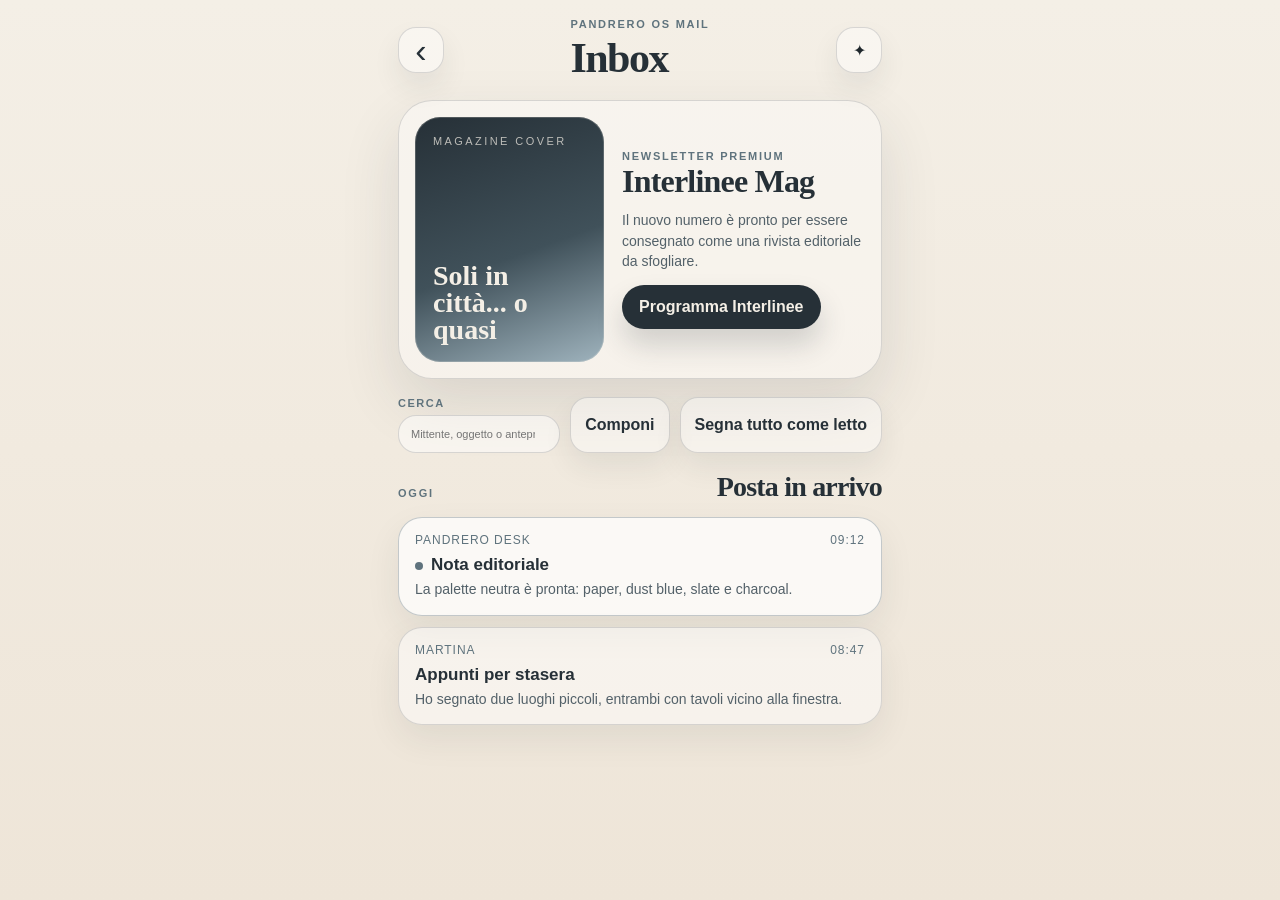
<file: apps/inbox/index.html>
<!doctype html>
<html lang="it">
<head>
<meta charset="utf-8">
<meta name="viewport" content="width=device-width,initial-scale=1,viewport-fit=cover,user-scalable=no">
<meta name="theme-color" content="#2f3d45">
<meta name="apple-mobile-web-app-capable" content="yes">
<meta name="apple-mobile-web-app-status-bar-style" content="black-translucent">
<meta name="apple-mobile-web-app-title" content="Inbox">
<link rel="manifest" href="../../manifest.webmanifest">
<link rel="stylesheet" href="style.css">
<title>Inbox</title>
</head>
<body>
<main class="inbox-shell">
  <section id="listView">
    <header class="masthead">
      <a class="back" href="../../index.html" aria-label="Torna alla home">‹</a>
      <div>
        <p class="eyebrow">Pandrero OS Mail</p>
        <h1>Inbox</h1>
      </div>
      <button class="director-open" id="directorOpen" aria-label="Apri regia">✦</button>
    </header>

    <section class="hero-card" aria-labelledby="interlineeTitle">
      <div class="cover-placeholder" aria-label="Placeholder immagine copertina magazine Interlinee">
        <span>Magazine cover</span>
        <strong>Soli in città... o quasi</strong>
      </div>
      <div class="hero-copy">
        <p class="kicker">Newsletter premium</p>
        <h2 id="interlineeTitle">Interlinee Mag</h2>
        <p>Il nuovo numero è pronto per essere consegnato come una rivista editoriale da sfogliare.</p>
        <button id="scheduleInterlinee" class="editorial-button">Programma Interlinee</button>
      </div>
    </section>

    <section class="tools" aria-label="Strumenti Inbox">
      <label class="search-label">Cerca<input id="searchInput" type="search" placeholder="Mittente, oggetto o anteprima"></label>
      <button class="secondary-button" id="composeOpen">Componi</button>
      <button class="secondary-button" id="markAllRead">Segna tutto come letto</button>
    </section>

    <section class="mail-section">
      <div class="section-title">
        <p class="eyebrow">Oggi</p>
        <h2>Posta in arrivo</h2>
      </div>
      <div id="mailList" class="mail-list" aria-live="polite"></div>
    </section>
  </section>

  <article id="detailView" class="detail-view" hidden>
    <header class="detail-header">
      <button class="back" id="backToList" aria-label="Torna alla lista">‹</button>
      <div>
        <p class="eyebrow" id="detailSender">Mittente</p>
        <h1 id="detailSubject">Oggetto</h1>
      </div>
    </header>
    <div class="detail-meta"><span id="detailTime">ora</span><span id="detailReadState">Letta</span></div>
    <section id="detailBody" class="detail-body"></section>
  </article>
</main>

<section class="director-panel" id="directorPanel" aria-hidden="true">
  <form class="director-card" id="directorForm">
    <div class="panel-head">
      <div><p class="eyebrow">Director mode</p><h2>Programma email</h2></div>
      <button type="button" class="close" id="directorClose">×</button>
    </div>
    <label>Mittente<input id="sender" value="Interlinee Mag"></label>
    <label>Oggetto<input id="subject" value="Il nuovo numero è in edicola"></label>
    <label>Anteprima<textarea id="preview" rows="3">Soli in città... o quasi — il nuovo numero editoriale di Interlinee Mag.</textarea></label>
    <label>Orario<input id="composeTime" value="ora"></label>
    <label>Stato<select id="composeRead"><option value="false" selected>Non letta</option><option value="true">Letta</option></select></label>
    <label>Paragrafi corpo<textarea id="composeBody" rows="4">Soli in città... o quasi — il nuovo numero editoriale di Interlinee Mag.</textarea></label>
    <label>Ritardo<select id="delay"><option value="3">3 secondi</option><option value="5" selected>5 secondi</option><option value="10">10 secondi</option><option value="30">30 secondi</option></select></label>
    <button class="editorial-button" type="submit">Programma email</button>
    <button class="secondary-button" type="button" id="addEmailNow">Aggiungi ora</button>
    <button class="secondary-button" type="button" id="resetInboxContent">Ripristina contenuti iniziali</button>
    <output id="scheduleStatus">Nessuna email programmata</output>
  </form>
</section>
<script type="module" src="app.js"></script>
</body>
</html>
</file>
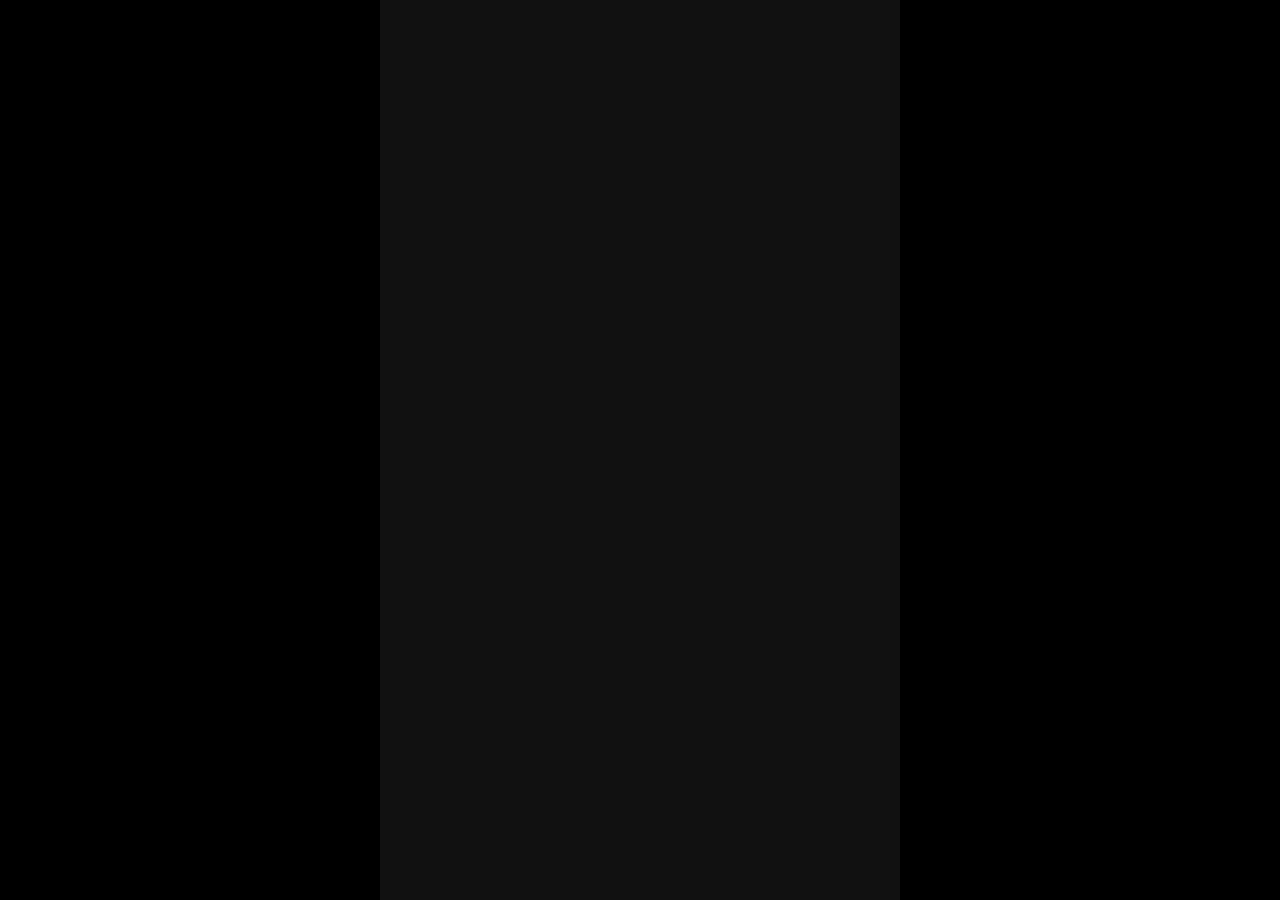
<file: apps/lensy/index.html>
<!doctype html>
<html lang="it">
<head>
<meta charset="utf-8">
<meta name="viewport" content="width=device-width,initial-scale=1,viewport-fit=cover,user-scalable=no">
<meta name="theme-color" content="#F4EFE6">
<meta name="apple-mobile-web-app-capable" content="yes">
<meta name="apple-mobile-web-app-status-bar-style" content="black">
<meta name="apple-mobile-web-app-title" content="Lensy">
<link rel="manifest" href="manifest.webmanifest">
<link rel="stylesheet" href="../../core/design-tokens.css">
<title>Lensy</title>
<style>
*{box-sizing:border-box;-webkit-tap-highlight-color:transparent}
html,body{margin:0;width:100%;height:100%;background:#000;color:#fff;font-family:-apple-system,BlinkMacSystemFont,"SF Pro Display","Segoe UI",sans-serif;overflow:hidden}
button{font:inherit;color:inherit}
.app{position:relative;width:100%;height:100dvh;max-width:520px;margin:auto;background:#000;overflow:hidden}
video{position:absolute;inset:0;width:100%;height:100%;object-fit:cover;background:#111}
.overlay{position:absolute;inset:0;pointer-events:none}
.topbar{position:absolute;top:calc(env(safe-area-inset-top) + 12px);left:14px;right:14px;display:flex;justify-content:space-between;z-index:4}
.iconbtn{width:46px;height:46px;border:0;border-radius:17px;background:rgba(20,20,20,.38);backdrop-filter:blur(15px);font-size:20px}
.gridlines{position:absolute;inset:0;display:none;pointer-events:none}
.gridlines.show{display:block}
.gridlines:before,.gridlines:after{content:"";position:absolute;left:33.33%;top:0;bottom:0;width:1px;background:rgba(255,255,255,.28);box-shadow:calc(33.33vw) 0 0 rgba(255,255,255,.28)}
.gridlines:after{left:0;right:0;top:33.33%;height:1px;width:auto;box-shadow:0 calc(33.33vh) 0 rgba(255,255,255,.28)}
.bottom{position:absolute;left:0;right:0;bottom:0;padding:18px 22px calc(env(safe-area-inset-bottom) + 18px);background:linear-gradient(180deg,transparent,rgba(0,0,0,.55) 20%,rgba(0,0,0,.82));z-index:5}
.modes{display:flex;justify-content:center;gap:24px;font-size:12px;margin-bottom:18px}
.modes span{opacity:.55}.modes .active{opacity:1;color:#ffd75a;font-weight:700}
.controls{display:grid;grid-template-columns:1fr auto 1fr;align-items:center}
.thumb{width:54px;height:54px;border-radius:16px;border:2px solid rgba(255,255,255,.85);background:#202020 center/cover no-repeat}
.shutter{width:78px;height:78px;border-radius:50%;border:5px solid #fff;background:rgba(255,255,255,.18);padding:5px}
.shutter:before{content:"";display:block;width:100%;height:100%;border-radius:50%;background:#fff}
.flip{justify-self:end;width:54px;height:54px;border-radius:50%;border:0;background:rgba(30,30,30,.5);backdrop-filter:blur(14px);font-size:24px}
.flash{position:absolute;inset:0;background:#fff;opacity:0;pointer-events:none;z-index:10}
.flash.fire{animation:flash .28s ease}
@keyframes flash{0%{opacity:0}35%{opacity:1}100%{opacity:0}}
.permission{position:absolute;inset:0;z-index:20;display:flex;align-items:center;justify-content:center;background:linear-gradient(180deg,#181818,#050505);padding:24px}
.permission-card{width:100%;max-width:380px;text-align:center}
.permission-card h1{font-size:32px;margin:0 0 10px}
.permission-card p{opacity:.7;line-height:1.45}
.start{width:100%;border:0;border-radius:18px;padding:15px;background:linear-gradient(145deg,#ff2aa3,#8e58ff);font-weight:700;margin-top:12px}
.gallery{position:absolute;inset:0;z-index:30;background:#090909;display:none;padding:calc(env(safe-area-inset-top) + 14px) 14px calc(env(safe-area-inset-bottom) + 14px)}
.gallery.open{display:block}
.gallery-head{display:flex;align-items:center;justify-content:space-between;margin-bottom:16px}
.gallery-head h2{margin:0}.close{width:42px;height:42px;border:0;border-radius:15px;background:#222}
.gallery-grid{display:grid;grid-template-columns:repeat(3,1fr);gap:8px;overflow-y:auto;max-height:calc(100dvh - 100px)}
.gallery-grid img{width:100%;aspect-ratio:1;object-fit:cover;border-radius:14px}
.error{margin-top:12px;font-size:12px;color:#ff8fae}

</style>
<link rel="stylesheet" href="../../core/app-theme.css">
</head>
<body class="pandrero-app pandrero-lensy">
<div class="app">
  <video id="video" autoplay muted playsinline></video>
  <canvas id="canvas" hidden></canvas>

  <div class="gridlines" id="gridlines"></div>

  <div class="topbar">
    <button class="iconbtn" id="gridBtn">#</button>
    <button class="iconbtn" id="flashBtn">⚡</button>
  </div>

  <div class="bottom">
    <div class="modes"><span>VIDEO</span><span class="active">FOTO</span><span>RITRATTO</span></div>
    <div class="controls">
      <button class="thumb" id="thumb"></button>
      <button class="shutter" id="shutter" aria-label="Scatta"></button>
      <button class="flip" id="flip">↻</button>
    </div>
  </div>

  <div class="flash" id="flash"></div>

  <div class="permission" id="permission">
    <div class="permission-card">
      <h1>Lensy</h1>
      <p>Consenti l’accesso alla fotocamera per usare l’anteprima reale e scattare fotografie.</p>
      <button class="start" id="startCamera">Apri fotocamera</button>
      <div class="error" id="error"></div>
    </div>
  </div>

  <section class="gallery" id="gallery">
    <div class="gallery-head"><h2>Scatti</h2><button class="close" id="closeGallery">×</button></div>
    <div class="gallery-grid" id="galleryGrid"></div>
  </section>
</div>

<script>
const video=document.getElementById("video");
const canvas=document.getElementById("canvas");
const permission=document.getElementById("permission");
const errorBox=document.getElementById("error");
const thumb=document.getElementById("thumb");
const gallery=document.getElementById("gallery");
const galleryGrid=document.getElementById("galleryGrid");

let stream=null;
let facingMode="environment";
let photos=JSON.parse(localStorage.getItem("lensyPhotos")||"[]");

async function startCamera(){
  try{
    if(stream)stream.getTracks().forEach(t=>t.stop());
    stream=await navigator.mediaDevices.getUserMedia({
      video:{facingMode:{ideal:facingMode}},
      audio:false
    });
    video.srcObject=stream;
    permission.style.display="none";
  }catch(err){
    errorBox.textContent="Accesso alla fotocamera non disponibile. Apri Lensy da Safari o dalla schermata Home e consenti i permessi.";
  }
}

function renderGallery(){
  galleryGrid.innerHTML=photos.map(src=>`<img src="${src}" alt="">`).join("");
  if(photos[0])thumb.style.backgroundImage=`url("${photos[0]}")`;
  else thumb.style.backgroundImage="none";
}

function shutterSound(){
  try{
    const ctx=new (window.AudioContext||window.webkitAudioContext)();
    const osc=ctx.createOscillator();
    const gain=ctx.createGain();
    osc.frequency.value=110;
    gain.gain.value=.08;
    osc.connect(gain);gain.connect(ctx.destination);
    osc.start();osc.stop(ctx.currentTime+.06);
  }catch(e){}
}

document.getElementById("startCamera").onclick=startCamera;

document.getElementById("flip").onclick=async()=>{
  facingMode=facingMode==="environment"?"user":"environment";
  await startCamera();
};

document.getElementById("gridBtn").onclick=()=>{
  document.getElementById("gridlines").classList.toggle("show");
};

document.getElementById("flashBtn").onclick=()=>{
  document.getElementById("flashBtn").classList.toggle("active");
};

document.getElementById("shutter").onclick=()=>{
  if(!video.videoWidth)return;

  const ratio=video.videoWidth/video.videoHeight;
  const width=1080;
  const height=Math.round(width/ratio);

  canvas.width=width;
  canvas.height=height;

  const ctx=canvas.getContext("2d");
  if(facingMode==="user"){
    ctx.translate(width,0);
    ctx.scale(-1,1);
  }
  ctx.drawImage(video,0,0,width,height);

  const data=canvas.toDataURL("image/jpeg",.86);
  photos.unshift(data);
  photos=photos.slice(0,12);

  try{
    localStorage.setItem("lensyPhotos",JSON.stringify(photos));
  }catch(e){
    photos=photos.slice(0,6);
    localStorage.setItem("lensyPhotos",JSON.stringify(photos));
  }

  const flash=document.getElementById("flash");
  flash.classList.remove("fire");
  void flash.offsetWidth;
  flash.classList.add("fire");

  shutterSound();
  if(navigator.vibrate)navigator.vibrate(35);
  renderGallery();
};

thumb.onclick=()=>{gallery.classList.add("open");renderGallery()};
document.getElementById("closeGallery").onclick=()=>gallery.classList.remove("open");

renderGallery();
</script>
</body>
</html>
</file>
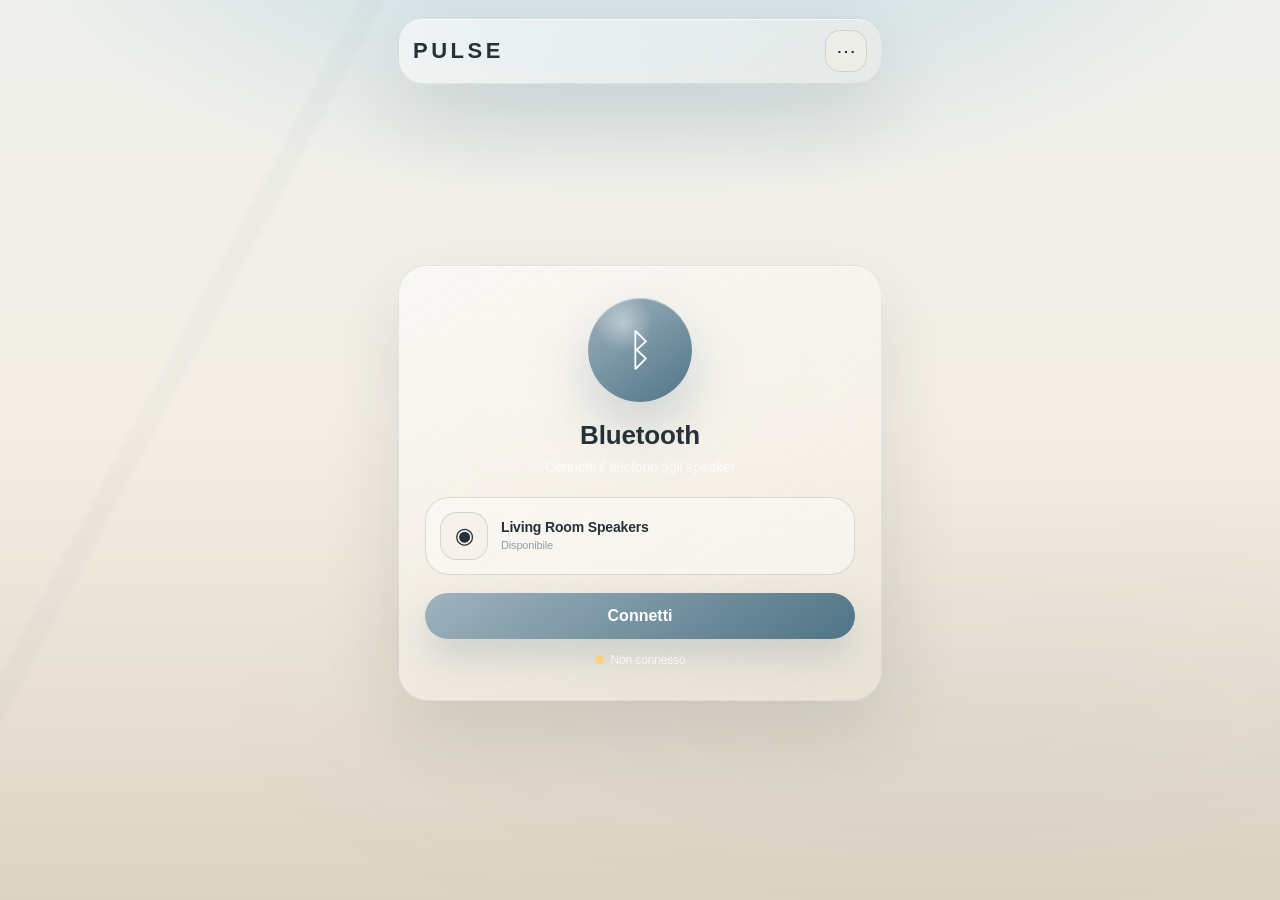
<file: apps/pulse/index.html>
<!doctype html>
<html lang="it">
<head>
<meta charset="utf-8">
<meta name="viewport" content="width=device-width,initial-scale=1,viewport-fit=cover,user-scalable=no">
<meta name="theme-color" content="#F4EFE6">
<meta name="apple-mobile-web-app-capable" content="yes">
<meta name="apple-mobile-web-app-status-bar-style" content="black-translucent">
<meta name="apple-mobile-web-app-title" content="Pulse">
<link rel="manifest" href="manifest.webmanifest">
<link rel="stylesheet" href="../../core/design-tokens.css">
<title>Pulse</title>

<style>
:root{
  --violet:#8e58ff;
  --pink:#ff4bb2;
  --ink:#fff;
  --line:rgba(255,255,255,.24);
}
*{box-sizing:border-box;-webkit-tap-highlight-color:transparent}
html,body{
  margin:0;
  min-height:100%;
  font-family:-apple-system,BlinkMacSystemFont,"SF Pro Display","Segoe UI",sans-serif;
  color:#fff;
  background:
    radial-gradient(circle at 18% 0,#9d5cff 0,transparent 30%),
    radial-gradient(circle at 92% 15%,#ff4bb2 0,transparent 34%),
    linear-gradient(180deg,#4e247f,#1f102f);
  overflow:hidden;
}
button{font:inherit;color:inherit}
.app{
  min-height:100svh;
  max-width:520px;
  margin:auto;
  padding:calc(env(safe-area-inset-top) + 18px) 18px calc(env(safe-area-inset-bottom) + 18px);
  display:flex;
  flex-direction:column;
}
.glass{
  background:linear-gradient(135deg,rgba(255,255,255,.20),rgba(255,255,255,.07));
  border:1px solid var(--line);
  box-shadow:0 20px 50px rgba(20,5,35,.28),inset 0 1px 0 rgba(255,255,255,.3);
  backdrop-filter:blur(24px) saturate(160%);
  -webkit-backdrop-filter:blur(24px) saturate(160%);
}
.top{
  height:66px;
  border-radius:25px;
  display:flex;
  align-items:center;
  justify-content:space-between;
  padding:0 14px;
}
.brand{
  font-size:27px;
  font-weight:300;
  letter-spacing:3px;
}
.iconbtn{
  width:42px;
  height:42px;
  border:0;
  border-radius:15px;
  background:rgba(255,255,255,.14);
  font-size:20px;
}
.content{
  flex:1;
  display:flex;
  align-items:center;
  justify-content:center;
}
.card{
  width:100%;
  border-radius:30px;
  padding:24px;
  text-align:center;
}
.bluetooth{
  width:104px;
  height:104px;
  margin:0 auto 18px;
  border-radius:34px;
  display:grid;
  place-items:center;
  font-size:44px;
  background:linear-gradient(145deg,#8e58ff,#ff4bb2);
  box-shadow:0 20px 45px rgba(103,52,190,.35);
  transition:.35s transform,.35s box-shadow;
}
.bluetooth.connecting{
  animation:pulse 1s ease-in-out infinite;
}
.bluetooth.connected{
  transform:scale(1.05);
  box-shadow:0 0 0 10px rgba(255,255,255,.08),0 20px 45px rgba(103,52,190,.4);
}
@keyframes pulse{
  0%,100%{transform:scale(1)}
  50%{transform:scale(1.08)}
}
.card h1{
  margin:0;
  font-size:26px;
}
.card p{
  margin:8px 0 22px;
  opacity:.72;
  font-size:14px;
}
.device{
  display:flex;
  align-items:center;
  gap:13px;
  padding:14px;
  border-radius:20px;
  background:rgba(255,255,255,.10);
  text-align:left;
}
.device-icon{
  width:48px;
  height:48px;
  border-radius:17px;
  display:grid;
  place-items:center;
  background:rgba(255,255,255,.16);
  font-size:22px;
}
.device-info{
  flex:1;
}
.device-info b{
  display:block;
  font-size:14px;
}
.device-info small{
  font-size:11px;
  opacity:.68;
}
.connect{
  width:100%;
  margin-top:18px;
  border:0;
  border-radius:17px;
  padding:14px;
  background:linear-gradient(145deg,#8e58ff,#ff4bb2);
  font-weight:700;
}
.connect:disabled{
  opacity:.7;
}
.toast{
  position:fixed;
  left:50%;
  bottom:calc(env(safe-area-inset-bottom) + 28px);
  transform:translate(-50%,20px);
  opacity:0;
  padding:11px 16px;
  border-radius:99px;
  background:rgba(20,7,30,.78);
  border:1px solid rgba(255,255,255,.18);
  backdrop-filter:blur(16px);
  font-size:13px;
  transition:.25s;
}
.toast.show{
  opacity:1;
  transform:translate(-50%,0);
}
.status{
  display:inline-flex;
  align-items:center;
  gap:7px;
  margin-top:14px;
  font-size:12px;
  opacity:.75;
}
.dot{
  width:9px;
  height:9px;
  border-radius:50%;
  background:#ffcf5d;
}
.status.connected .dot{
  background:#4ce181;
}

</style>
<link rel="stylesheet" href="../../core/app-theme.css">
</head>

<body class="pandrero-app pandrero-pulse">
<div class="app">
  <header class="top glass">
    <div class="brand">Pulse</div>
    <button class="iconbtn">⋯</button>
  </header>

  <main class="content">
    <section class="card glass">
      <div class="bluetooth" id="bluetooth">ᛒ</div>
      <h1>Bluetooth</h1>
      <p>Connetti il telefono agli speaker</p>

      <div class="device">
        <div class="device-icon">◉</div>
        <div class="device-info">
          <b>Living Room Speakers</b>
          <small id="deviceStatus">Disponibile</small>
        </div>
      </div>

      <button class="connect" id="connectBtn">Connetti</button>

      <div class="status" id="status">
        <span class="dot"></span>
        <span id="statusText">Non connesso</span>
      </div>
    </section>
  </main>
</div>

<div class="toast" id="toast">Connessione riuscita</div>

<script>
const btn=document.getElementById("connectBtn");
const bluetooth=document.getElementById("bluetooth");
const status=document.getElementById("status");
const statusText=document.getElementById("statusText");
const deviceStatus=document.getElementById("deviceStatus");
const toast=document.getElementById("toast");

let connected=false;

btn.addEventListener("click",()=>{
  if(connected){
    connected=false;
    bluetooth.classList.remove("connected");
    status.classList.remove("connected");
    btn.textContent="Connetti";
    statusText.textContent="Non connesso";
    deviceStatus.textContent="Disponibile";
    return;
  }

  btn.disabled=true;
  btn.textContent="Connessione…";
  bluetooth.classList.add("connecting");
  statusText.textContent="Connessione in corso";
  deviceStatus.textContent="Connessione…";

  setTimeout(()=>{
    connected=true;
    btn.disabled=false;
    btn.textContent="Disconnetti";
    bluetooth.classList.remove("connecting");
    bluetooth.classList.add("connected");
    status.classList.add("connected");
    statusText.textContent="Connesso";
    deviceStatus.textContent="Connesso";
    toast.classList.add("show");

    setTimeout(()=>toast.classList.remove("show"),1800);
  },1600);
});
</script>
</body>
</html>
</file>
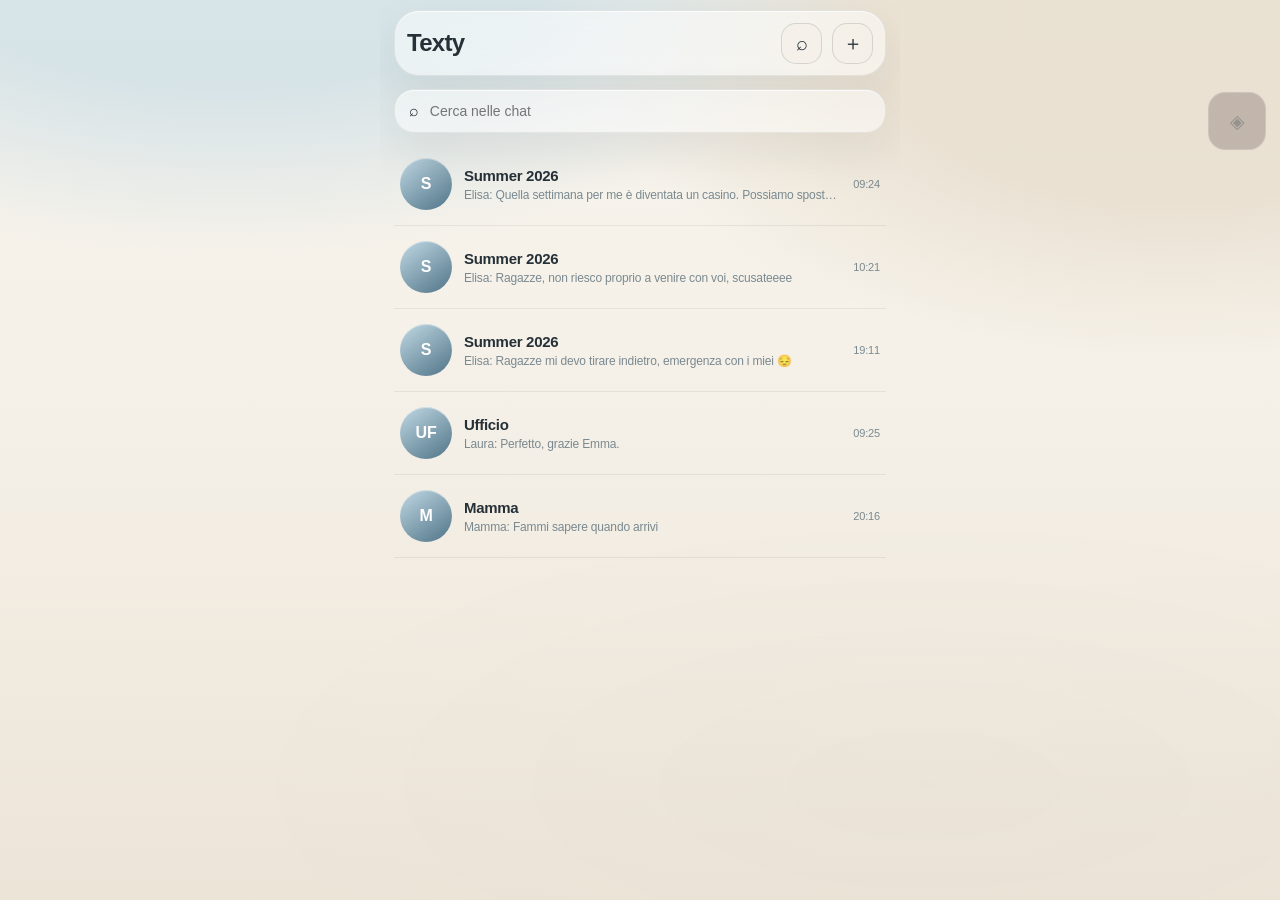
<file: apps/texty/index.html>
<!doctype html>
<html lang="it">
<head>
<meta charset="utf-8">
<meta name="viewport" content="width=device-width,initial-scale=1,viewport-fit=cover,user-scalable=no">
<meta name="theme-color" content="#F4EFE6">
<meta name="apple-mobile-web-app-capable" content="yes">
<meta name="apple-mobile-web-app-status-bar-style" content="black-translucent">
<meta name="apple-mobile-web-app-title" content="Texty">
<link rel="manifest" href="manifest.webmanifest">
<link rel="stylesheet" href="../../core/design-tokens.css">
<title>Texty</title>
<style>
:root{
 --pink:#ff2aa3;--violet:#8f5cff;--line:rgba(255,255,255,.26);
 --glass-a:rgba(255,255,255,.19);--glass-b:rgba(255,255,255,.07);
}
*{box-sizing:border-box;-webkit-tap-highlight-color:transparent}
html,body{width:100%;height:100%;margin:0;font-family:-apple-system,BlinkMacSystemFont,"SF Pro Display","Segoe UI",sans-serif;color:#fff;background:
radial-gradient(circle at 15% 0,#ff42ac 0,transparent 28%),
radial-gradient(circle at 95% 14%,#7c2d8f 0,transparent 35%),
linear-gradient(180deg,#c60a79,#52063b);overflow:hidden}
button,input,textarea,select{font:inherit;color:inherit}
.glass{background:linear-gradient(135deg,var(--glass-a),var(--glass-b));border:1px solid var(--line);box-shadow:0 20px 55px rgba(49,0,30,.3),inset 0 1px 0 rgba(255,255,255,.28);backdrop-filter:blur(24px) saturate(160%);-webkit-backdrop-filter:blur(24px) saturate(160%)}
.screen{position:absolute;inset:0;display:none;padding:calc(env(safe-area-inset-top) + 10px) 10px env(safe-area-inset-bottom)}
.screen.active{display:flex;flex-direction:column}
.top,.chathead{height:66px;border-radius:25px;display:flex;align-items:center;gap:10px;padding:0 12px;flex:0 0 auto}
.brand{font-size:27px;font-weight:300;letter-spacing:3px;flex:1}
.iconbtn,.back{width:41px;height:41px;border:0;border-radius:15px;background:rgba(255,255,255,.13);font-size:20px}
.search{margin:13px 0 10px;border-radius:20px;padding:12px 14px;display:flex;gap:9px;align-items:center}
.search input{width:100%;border:0;outline:0;background:transparent;font-size:14px}
.list{overflow-y:auto;padding-bottom:20px}
.chatrow{display:flex;align-items:center;gap:12px;padding:13px 11px;border-bottom:1px solid rgba(255,255,255,.10);cursor:pointer}
.avatar{width:52px;height:52px;border-radius:18px;background:linear-gradient(145deg,#ff5ab7,#845cff);display:grid;place-items:center;font-weight:700;flex:0 0 auto}
.rowtext{min-width:0;flex:1}.rowtext b{display:block;font-size:14px}.rowtext p{margin:4px 0 0;font-size:12px;opacity:.68;white-space:nowrap;overflow:hidden;text-overflow:ellipsis}
.rowmeta{text-align:right;font-size:11px;opacity:.72}.badge{display:inline-grid;place-items:center;min-width:20px;height:20px;border-radius:99px;background:#ff4aad;margin-top:7px;padding:0 6px;font-size:10px}
.chathead .avatar{width:42px;height:42px;border-radius:15px}
.headmeta{flex:1}.headmeta b{display:block;font-size:14px}.headmeta small{font-size:11px;opacity:.68}
.messages{flex:1 1 auto;min-height:0;overflow-y:auto;padding:17px 6px 18px;display:flex;flex-direction:column;gap:9px;scroll-padding-bottom:96px}
.day{align-self:center;font-size:10px;padding:6px 10px;border-radius:99px;background:rgba(255,255,255,.11)}
.msg{max-width:79%;padding:10px 12px;border-radius:19px;font-size:14px;line-height:1.35}
.msg.in{align-self:flex-start;background:rgba(255,255,255,.14);border:1px solid rgba(255,255,255,.12)}
.msg.out{align-self:flex-end;background:linear-gradient(145deg,#ff42ad,#9a61ff)}
.msg .time{display:block;font-size:9px;opacity:.65;text-align:right;margin-top:5px}
.sender{display:block;font-size:10px;font-weight:700;color:#ffd3ea;margin-bottom:4px}
.audio{display:flex;align-items:center;gap:10px;min-width:210px}
.play{width:34px;height:34px;border:0;border-radius:50%;background:rgba(255,255,255,.18)}
.wave{flex:1;display:flex;align-items:center;gap:2px;height:28px}.wave i{display:block;width:3px;border-radius:4px;background:rgba(255,255,255,.75)}
.wave i:nth-child(3n){height:22px}.wave i:nth-child(3n+1){height:12px}.wave i:nth-child(3n+2){height:18px}
.composer{flex:0 0 auto;border-radius:24px;padding:8px;display:flex;align-items:flex-end;gap:8px}
.composer input{flex:1;border:0;outline:0;background:rgba(255,255,255,.08);border-radius:18px;padding:12px 13px;font-size:14px}
.send,.mic{width:44px;height:44px;border:0;border-radius:17px;background:linear-gradient(145deg,#ff3daa,#955cff);font-size:19px}
.recording{display:none;align-items:center;gap:10px;flex:1;padding:0 8px}.recording.show{display:flex}.hidden{display:none!important}
.dot{width:10px;height:10px;border-radius:50%;background:#ff3e9f;animation:blink .8s infinite}@keyframes blink{50%{opacity:.25}}
.timer{font-variant-numeric:tabular-nums}.cancel{margin-left:auto;border:0;background:none;font-size:12px;opacity:.7}
.director{position:fixed;z-index:90;right:14px;top:calc(env(safe-area-inset-top) + 92px);width:58px;height:58px;border-radius:17px;border:1px solid rgba(255,255,255,.25);background:rgba(25,0,16,.45);backdrop-filter:blur(16px);font-size:19px;opacity:.42}
.panel{position:fixed;z-index:100;inset:0;display:none;background:rgba(13,0,9,.66);padding:calc(env(safe-area-inset-top) + 18px) 12px calc(env(safe-area-inset-bottom) + 18px)}
.panel.open{display:flex}
.panel-card{width:min(100%,520px);max-height:100%;margin:auto;border-radius:28px;padding:16px;overflow:auto}
.panel-head{display:flex;align-items:center;justify-content:space-between;margin-bottom:10px}
.panel-head h2{margin:0;font-size:20px}.closepanel{width:40px;height:40px;border:0;border-radius:14px;background:rgba(255,255,255,.12);font-size:20px}
.tabs{display:flex;gap:8px;margin-bottom:12px;overflow-x:auto}.tabs button{border:0;border-radius:14px;padding:9px 12px;background:rgba(255,255,255,.10);white-space:nowrap;font-size:12px}.tabs button.active{background:linear-gradient(145deg,#ff3daa,#955cff)}
.tab{display:none}.tab.active{display:block}
.field{margin:10px 0}.field label{display:block;font-size:11px;opacity:.72;margin-bottom:5px}.field input,.field textarea,.field select{width:100%;border:1px solid rgba(255,255,255,.16);outline:0;background:rgba(255,255,255,.08);border-radius:15px;padding:11px}
.field textarea{min-height:80px;resize:vertical}
.primary,.secondary{width:100%;border:0;border-radius:15px;padding:12px;margin-top:8px}
.primary{background:linear-gradient(145deg,#ff3daa,#955cff)}.secondary{background:rgba(255,255,255,.11)}
.chips{display:flex;flex-wrap:wrap;gap:7px}.chip{padding:7px 10px;border-radius:99px;background:rgba(255,255,255,.10);font-size:11px}
.typing{align-self:flex-start;font-size:12px;opacity:.7;padding:8px 12px;background:rgba(255,255,255,.10);border-radius:18px}

</style>
<link rel="stylesheet" href="../../core/app-theme.css">
<style>
/* Texty standalone PWA viewport: anchor the app to the installed viewport edges. */
.pandrero-texty .app{position:fixed;top:0;bottom:0;left:50%;width:min(100%,520px);max-width:520px;height:auto;margin:0;transform:translateX(-50%);overflow:hidden}
.pandrero-texty .app > .screen{position:absolute;inset:0;min-height:0}
.pandrero-texty #chatScreen > .chathead{flex:0 0 66px}
.pandrero-texty #chatScreen > .messages{flex:1 1 auto;min-height:0;overflow-y:auto}
.pandrero-texty #chatScreen > .composer{flex:0 0 auto}
</style>
</head>
<body class="pandrero-app pandrero-texty">
<div class="app">
<section id="listScreen" class="screen active">
<header class="top glass"><div class="brand">Texty</div><button class="iconbtn">⌕</button><button class="iconbtn" id="newChatBtn">＋</button></header>
<div class="search glass">⌕ <input id="searchInput" placeholder="Cerca nelle chat"></div>
<div class="list" id="chatList"></div>
</section>

<section id="chatScreen" class="screen">
<header class="chathead glass">
<button class="back">‹</button><div class="avatar" id="chatAvatar">M</div>
<div class="headmeta"><b id="chatTitle">Martina</b><small id="chatStatus">online</small></div>
<button class="iconbtn">⌕</button><button class="iconbtn">⋯</button>
</header>
<div class="messages" id="messages"></div>
<div class="composer glass">
<button class="iconbtn">＋</button>
<input id="textInput" placeholder="Messaggio">
<div class="recording" id="recording"><span class="dot"></span><span class="timer" id="timer">0:00</span><button class="cancel" id="cancelRec">Annulla</button></div>
<button class="send" id="sendBtn">➤</button><button class="mic" id="micBtn">●</button>
</div>
</section>
</div>

<button class="director" id="directorBtn">◈</button>

<div class="panel" id="directorPanel">
<div class="panel-card glass">
<div class="panel-head"><h2>Modalità regista</h2><button class="closepanel" id="closePanel">×</button></div>
<div class="tabs">
<button class="active" data-tab="scene">Scena</button>
<button data-tab="group">Nuovo gruppo</button>
<button data-tab="message">Messaggio</button>
<button data-tab="settings">Impostazioni</button>
</div>

<section class="tab active" id="tab-scene">
<div class="field"><label>Chat da controllare</label><select id="sceneChat"></select></div>
<button class="primary" id="incomingBtn">Fai arrivare un messaggio</button>
<button class="secondary" id="typingBtn">Mostra “sta scrivendo…”</button>
<button class="secondary" id="incomingAudioBtn">Fai arrivare un vocale</button>
<button class="secondary" id="resetBtn">Reset scena corrente</button>
<div class="field"><label>Messaggio runtime da eliminare</label><select id="runtimeMessageSelect"></select></div>
<button class="secondary" id="deleteRuntimeBtn">Elimina messaggio selezionato</button>
</section>

<section class="tab" id="tab-group">
<div class="field"><label>Nome gruppo</label><input id="groupName" placeholder="Estate 2026"></div>
<div class="field"><label>Partecipanti, separati da virgola</label><input id="groupMembers" placeholder="Martina, Luca, Giulia"></div>
<div class="field"><label>Messaggio iniziale</label><textarea id="groupFirstMessage" placeholder="A che ora partiamo?"></textarea></div>
<button class="primary" id="createGroupBtn">Crea gruppo</button>
</section>

<section class="tab" id="tab-message">
<div class="field"><label>Chat</label><select id="messageChat"></select></div>
<div class="field"><label>Mittente</label><input id="messageSender" placeholder="Martina"></div>
<div class="field"><label>Testo</label><textarea id="messageText" placeholder="Scrivi il messaggio"></textarea></div>
<div class="field"><label>Orario</label><input id="messageTime" type="time"></div>
<button class="primary" id="addIncomingBtn">Aggiungi messaggio ricevuto</button>
<button class="secondary" id="addOutgoingBtn">Aggiungi messaggio inviato</button>
</section>

<section class="tab" id="tab-settings">
<div class="field"><label>Nome chat corrente</label><input id="editTitle"></div>
<div class="field"><label>Stato / partecipanti</label><input id="editStatus"></div>
<div class="field"><label>Iniziale avatar</label><input id="editAvatar" maxlength="2"></div>
<button class="primary" id="saveChatBtn">Salva modifiche</button>
<button class="secondary" id="clearAllBtn">Ripristina contenuti iniziali</button>
</section>
</div>
</div>

<script src="content.js"></script>
<script src="app.js"></script>
</body>
</html>
</file>
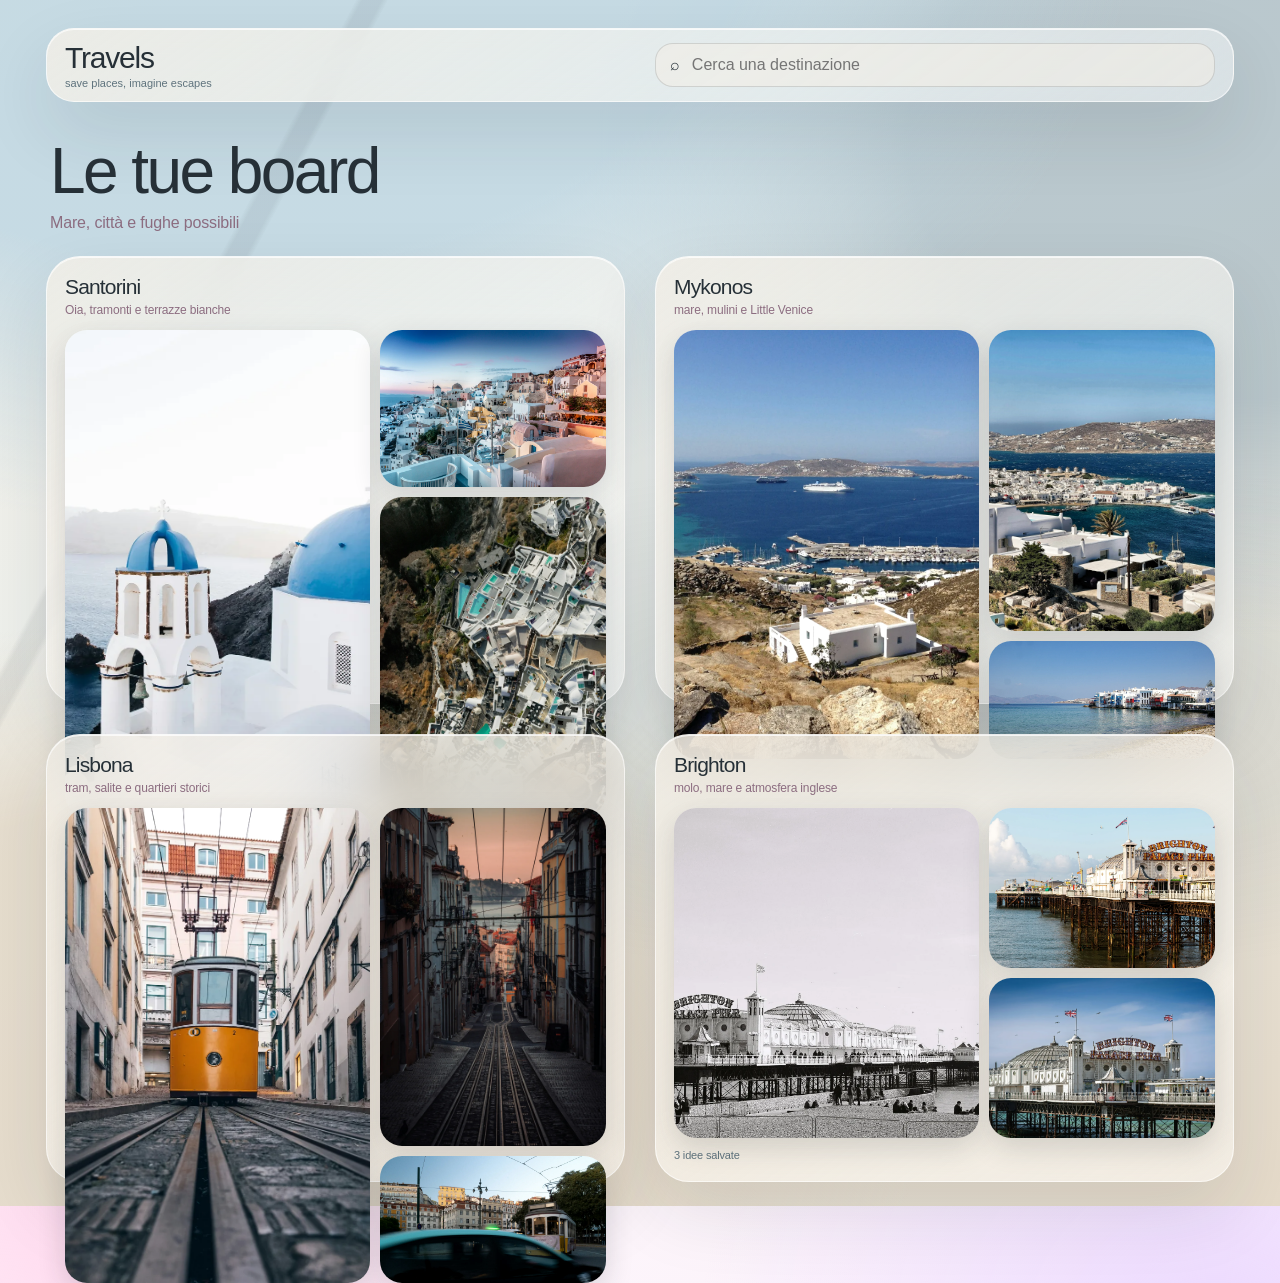
<file: apps/travels/index.html>
<!doctype html>
<html lang="it">
<head>
<meta charset="utf-8">
<meta name="viewport" content="width=device-width,initial-scale=1,viewport-fit=cover,user-scalable=no">
<meta name="theme-color" content="#F4EFE6">
<meta name="apple-mobile-web-app-capable" content="yes">
<meta name="apple-mobile-web-app-status-bar-style" content="default">
<meta name="apple-mobile-web-app-title" content="Travels">
<link rel="manifest" href="manifest.webmanifest">
<link rel="stylesheet" href="../../core/design-tokens.css">
<title>Travels</title>
<style>
:root{--pink:#ff2aa3;--violet:#8e58ff;--ink:#32152a;--muted:#8c6d80;--line:rgba(255,255,255,.72)}
*{box-sizing:border-box;-webkit-tap-highlight-color:transparent}
html,body{margin:0;min-height:100%;font-family:-apple-system,BlinkMacSystemFont,"SF Pro Display","Segoe UI",sans-serif;color:var(--ink);background:radial-gradient(circle at 10% 0,#ffd8ee 0,transparent 28%),radial-gradient(circle at 95% 12%,#ecd9ff 0,transparent 32%),linear-gradient(160deg,#fff8fc,#f7edf8 55%,#efe8ff)}
button,input{font:inherit;color:inherit}
.app{min-height:100svh;padding:calc(env(safe-area-inset-top) + 18px) 24px calc(env(safe-area-inset-bottom) + 24px)}
.glass{background:linear-gradient(135deg,rgba(255,255,255,.78),rgba(255,255,255,.42));border:1px solid var(--line);box-shadow:0 18px 45px rgba(112,35,86,.12),inset 0 1px 0 rgba(255,255,255,.95);backdrop-filter:blur(24px) saturate(150%);-webkit-backdrop-filter:blur(24px) saturate(150%)}
.topbar{height:74px;border-radius:28px;display:flex;align-items:center;gap:16px;padding:0 18px;position:sticky;top:calc(env(safe-area-inset-top) + 10px);z-index:20}
.brand{font-size:30px;font-weight:700;letter-spacing:-1px}.brand small{display:block;font-size:11px;font-weight:500;color:var(--muted);letter-spacing:0;margin-top:2px}
.search{flex:1;max-width:560px;margin-left:auto;display:flex;align-items:center;gap:10px;background:rgba(255,255,255,.48);border-radius:18px;padding:11px 14px}
.search input{width:100%;border:0;outline:0;background:transparent}
.edit{border:0;border-radius:16px;padding:11px 16px;background:linear-gradient(145deg,var(--pink),var(--violet));color:#fff}
.heading{margin:30px 4px 18px}.heading h1{margin:0;font-size:34px;letter-spacing:-1.2px}.heading p{margin:6px 0 0;color:var(--muted)}
.boards{display:grid;grid-template-columns:repeat(2,minmax(0,1fr));gap:24px}
.board{border-radius:30px;padding:15px;min-height:390px}
.board-title{display:flex;align-items:flex-start;gap:10px;margin-bottom:13px}.board-title h2{margin:0;font-size:21px;line-height:1.1}.board-title p{margin:5px 0 0;font-size:12px;color:var(--muted)}
.board-title button{margin-left:auto;border:0;background:rgba(255,255,255,.54);border-radius:13px;width:36px;height:36px}
.collage{display:grid;grid-template-columns:1.15fr .85fr;grid-template-rows:1fr 1fr;gap:8px;height:300px}
.collage img{width:100%;height:100%;object-fit:cover;border-radius:18px;display:block}.collage img:first-child{grid-row:1/3}
.count{display:inline-block;margin-top:11px;font-size:11px;color:var(--muted)}
.modal{position:fixed;inset:0;z-index:50;display:none;align-items:center;justify-content:center;background:rgba(36,8,28,.28);padding:calc(env(safe-area-inset-top) + 18px) 18px calc(env(safe-area-inset-bottom) + 18px)}.modal.open{display:flex}
.modal-card{width:min(460px,100%);max-height:calc(100dvh - 36px);overflow-y:auto;overscroll-behavior:contain;-webkit-overflow-scrolling:touch;padding:20px;border-radius:28px}.modal-card h3{margin:0 0 14px}
.modal-card label{display:block;font-size:11px;color:var(--muted);margin:10px 0 5px}.modal-card input{width:100%;border:1px solid rgba(100,40,80,.10);outline:0;background:rgba(255,255,255,.65);border-radius:15px;padding:12px}
.modal-actions{display:flex;gap:10px;margin-top:16px}.modal-actions button{flex:1;border:0;border-radius:15px;padding:12px}.cancel{background:rgba(255,255,255,.62)}.save{background:linear-gradient(145deg,var(--pink),var(--violet));color:white}
@media(max-width:900px){.boards{grid-template-columns:1fr}}

.validation-message{margin:10px 0 0;color:#b00040;font-size:12px}.manual-paths{margin-top:10px}.manual-paths summary{cursor:pointer;font-size:12px;color:var(--muted)}
</style>
<link rel="stylesheet" href="../../core/app-theme.css">
</head>
<body class="pandrero-app pandrero-travels">
<div class="app">
<header class="topbar glass">
  <div class="brand">Travels<small>save places, imagine escapes</small></div>
  <div class="search">⌕ <input id="searchInput" placeholder="Cerca una destinazione"></div>
</header>

<section class="heading">
  <h1>Le tue board</h1>
  <p>Mare, città e fughe possibili</p>
</section>

<main class="boards" id="boards"></main>
</div>


<div class="modal" id="travelsDirectorPanel">
  <div class="modal-card glass">
    <h3>Regia Travels</h3>
    <div class="modal-actions">
      <button class="save" id="newBoardBtn">Nuova board</button>
      <button class="save" id="editMode">Modifica titoli</button>
    </div>
    <div class="modal-actions">
      <button class="cancel" id="resetBoardsBtn">Ripristina contenuti iniziali</button>
      <button class="cancel" id="closeDirectorBtn">Chiudi</button>
    </div>
  </div>
</div>

<div class="modal" id="modal">
  <div class="modal-card glass">
    <h3>Modifica board</h3>
    <label>Titolo</label>
    <input id="titleInput">
    <label>Sottotitolo</label>
    <input id="subtitleInput">
    <div class="modal-actions">
      <button class="cancel" id="cancelBtn">Annulla</button>
      <button class="save" id="saveBtn">Salva</button>
    </div>
  </div>
</div>


<div class="modal" id="newBoardModal">
  <form class="modal-card glass" id="newBoardForm">
    <h3>Nuova board</h3>
    <label>Titolo</label><input id="newBoardTitle" required>
    <label>Sottotitolo</label><input id="newBoardSubtitle" required>
    <label>Immagine 1</label><div id="newBoardImagePicker1"></div>
    <label>Immagine 2</label><div id="newBoardImagePicker2"></div>
    <label>Immagine 3</label><div id="newBoardImagePicker3"></div>
    <p class="validation-message" id="newBoardValidation" role="alert"></p>
    <details class="manual-paths"><summary>Percorso manuale</summary>
      <label>Immagine 1 manuale</label><input id="newBoardImage1" placeholder="santorini_01.webp">
      <label>Immagine 2 manuale</label><input id="newBoardImage2" placeholder="santorini_02.webp">
      <label>Immagine 3 manuale</label><input id="newBoardImage3" placeholder="santorini_03.webp">
    </details>
    <div class="modal-actions">
      <button type="button" class="cancel" id="cancelNewBoardBtn">Annulla</button>
      <button class="save" type="submit">Crea board</button>
    </div>
  </form>
</div>

<script src="content.js"></script>
<script type="module" src="app.js"></script>
</body>
</html>
</file>
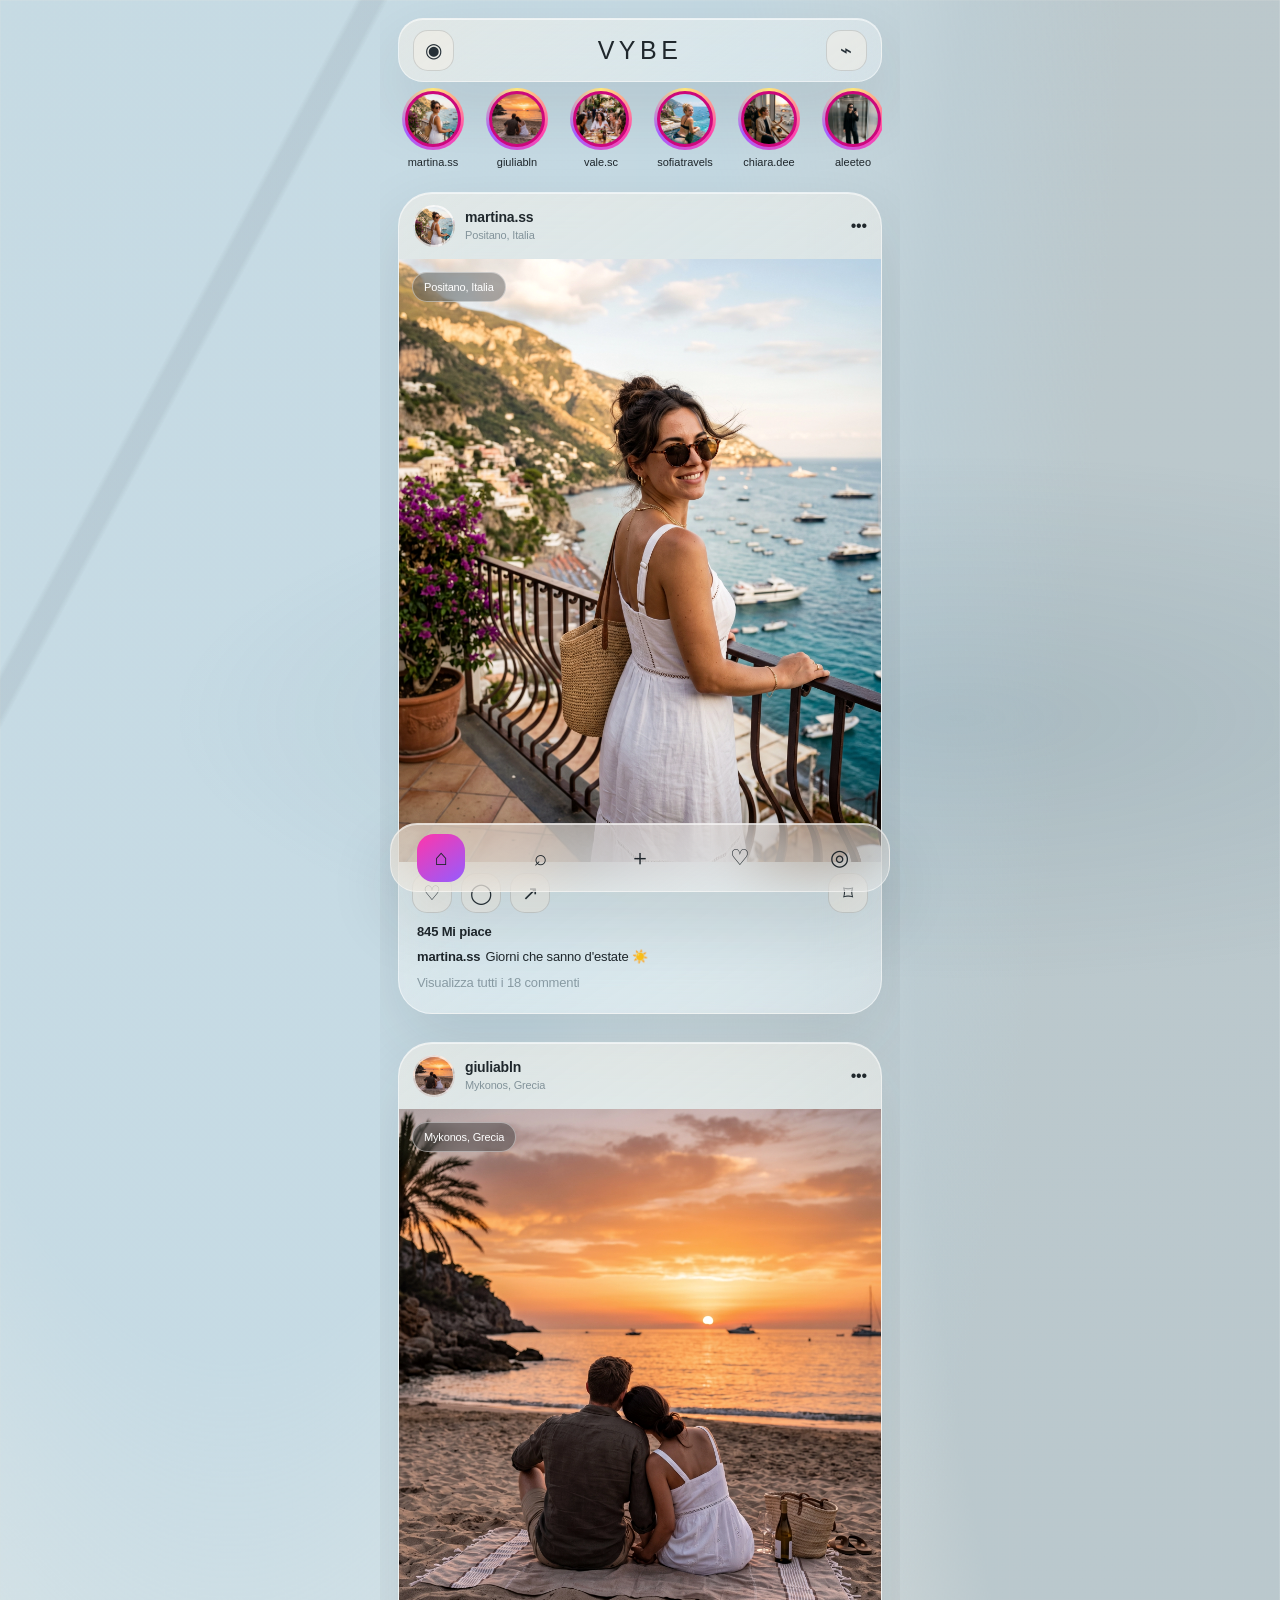
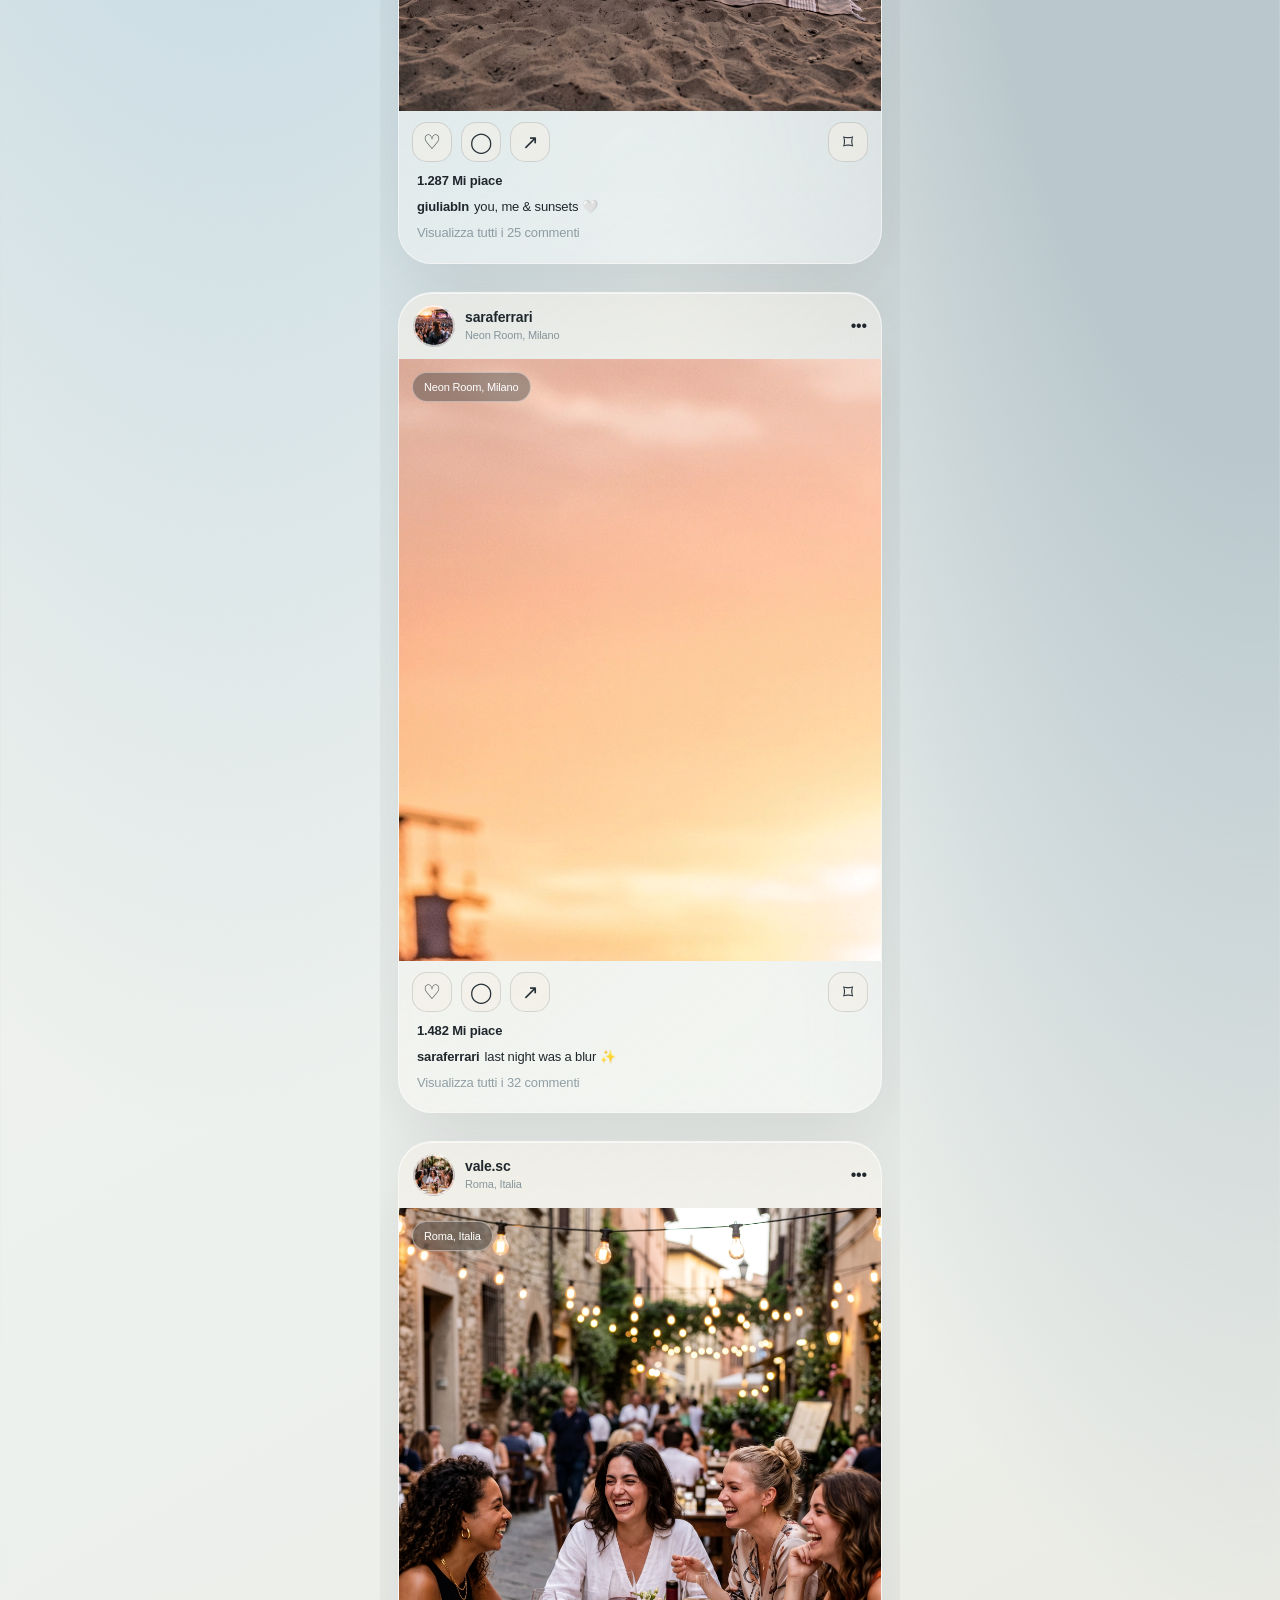
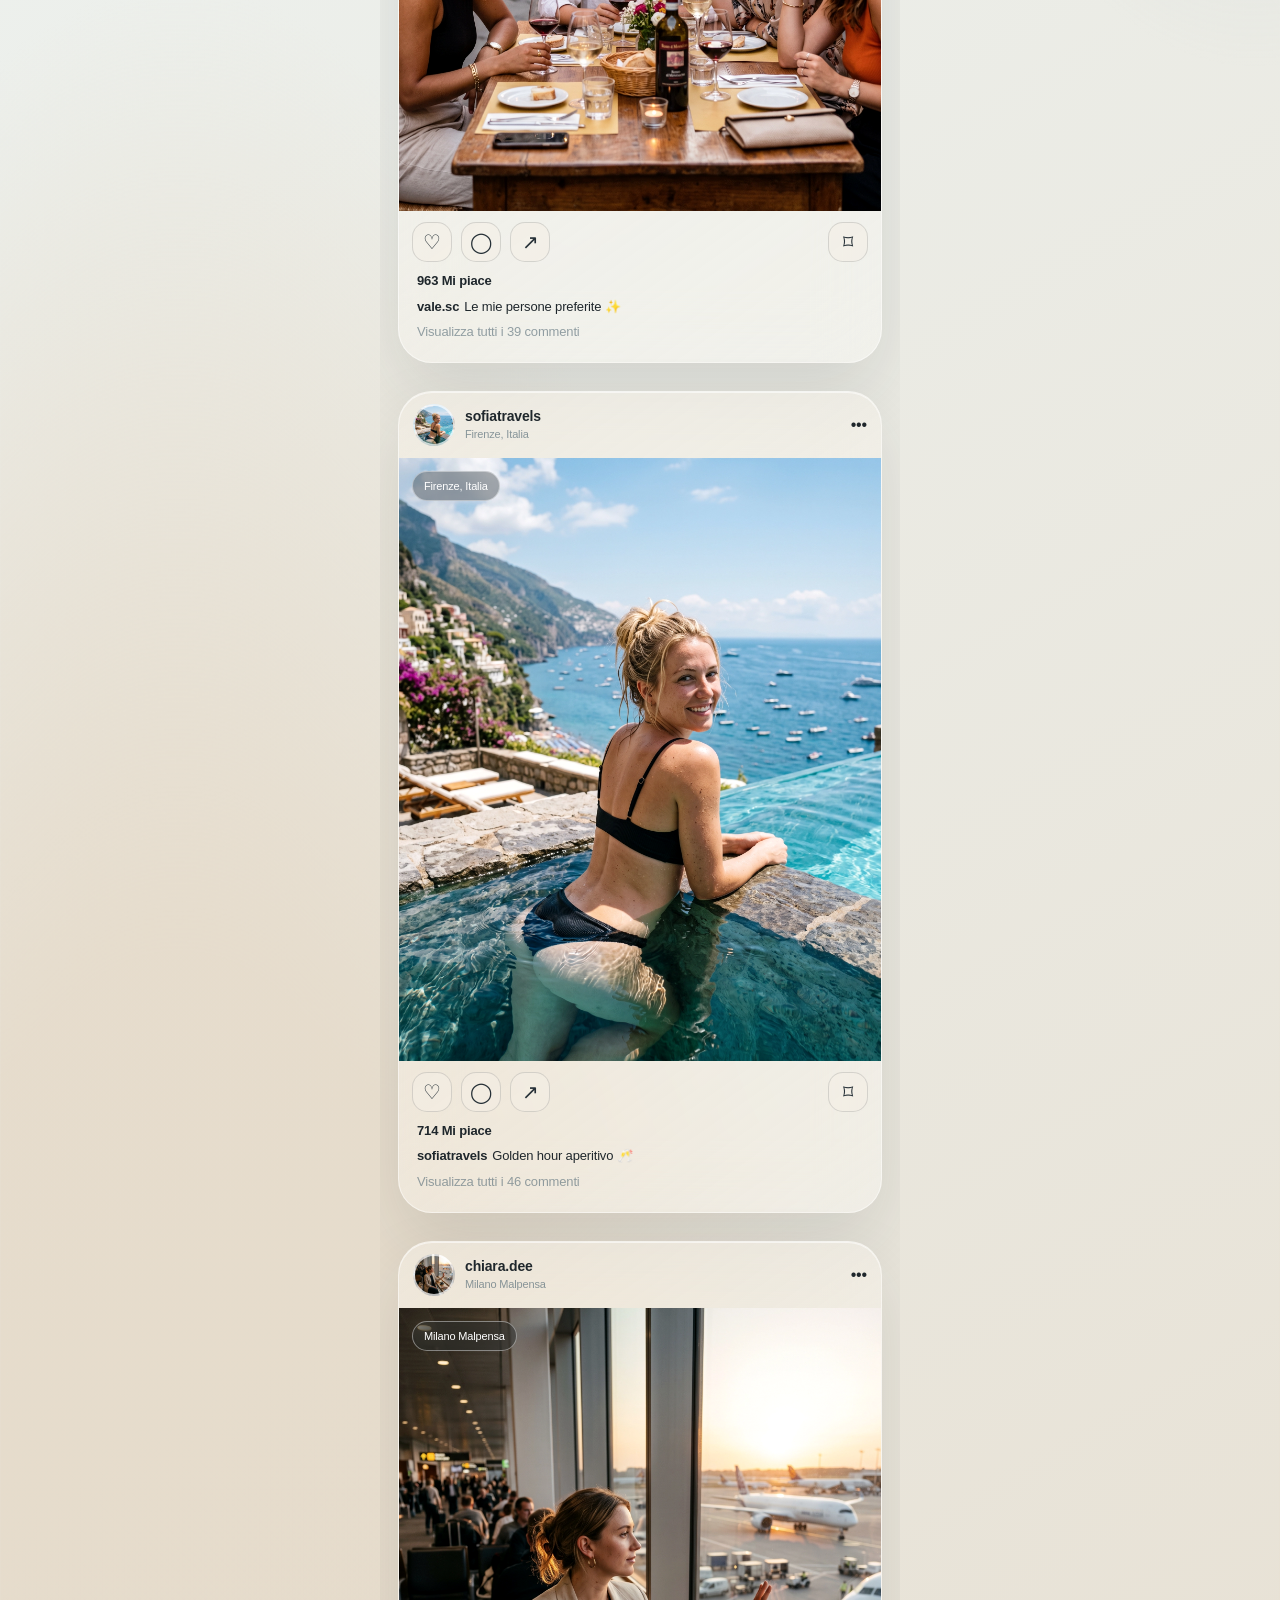
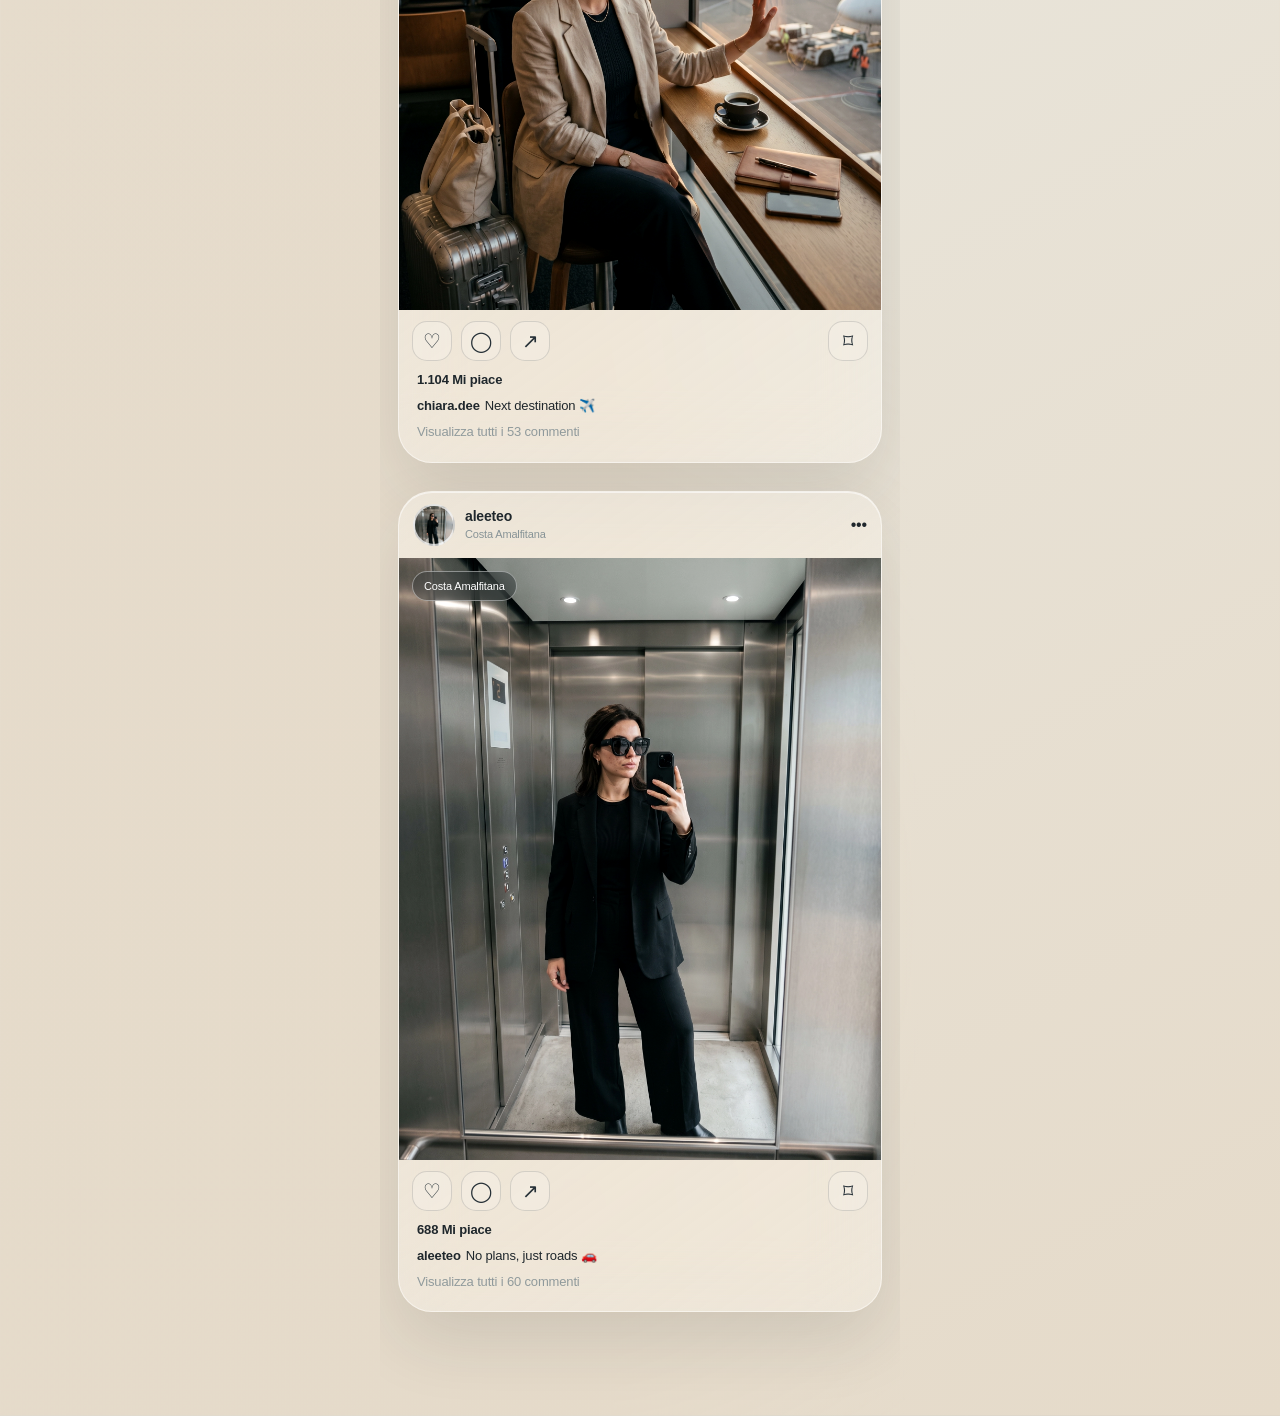
<file: apps/vybe/index.html>
<!doctype html>
<html lang="it">
<head>
<meta charset="utf-8">
<meta name="viewport" content="width=device-width,initial-scale=1,viewport-fit=cover,user-scalable=no">
<meta name="theme-color" content="#F4EFE6">
<meta name="apple-mobile-web-app-capable" content="yes">
<meta name="apple-mobile-web-app-status-bar-style" content="black-translucent">
<meta name="apple-mobile-web-app-title" content="VYBE">
<link rel="stylesheet" href="../../core/design-tokens.css">
<title>VYBE</title>

<style>
:root{
  --pink:#ff2aa3;
  --violet:#8e58ff;
  --deep:#5d073f;
  --line:rgba(255,255,255,.26);
  --glass-a:rgba(255,255,255,.19);
  --glass-b:rgba(255,255,255,.07);
}
*{box-sizing:border-box;-webkit-tap-highlight-color:transparent}
html{background:#6a0045}
body{
  margin:0;
  min-height:100%;
  overflow-x:hidden;
  font-family:-apple-system,BlinkMacSystemFont,"SF Pro Display","Segoe UI",sans-serif;
  color:#fff;
  background:
    radial-gradient(circle at 15% 0,#ff43ae 0,transparent 28%),
    radial-gradient(circle at 100% 16%,#7b2c91 0,transparent 34%),
    linear-gradient(180deg,#cb087b,#53063c);
  overscroll-behavior-y:none;
}
button{font:inherit;color:inherit}
.app{
  max-width:520px;
  min-height:100svh;
  margin:auto;
  padding:calc(env(safe-area-inset-top) + 10px) 18px calc(96px + env(safe-area-inset-bottom));
  overflow-x:hidden;
}
.glass{
  background:linear-gradient(135deg,var(--glass-a),var(--glass-b));
  border:1px solid var(--line);
  box-shadow:0 20px 52px rgba(45,0,28,.28),inset 0 1px 0 rgba(255,255,255,.3);
  backdrop-filter:blur(24px) saturate(160%);
  -webkit-backdrop-filter:blur(24px) saturate(160%);
}
.topbar{
  position:sticky;
  top:calc(env(safe-area-inset-top) + 8px);
  z-index:30;
  height:64px;
  margin-bottom:12px;
  border-radius:25px;
  padding:0 14px;
  display:flex;
  align-items:center;
  justify-content:space-between;
}
.brand{
  font-size:28px;
  font-weight:300;
  letter-spacing:4px;
}
.top-button{
  width:41px;
  height:41px;
  border:0;
  border-radius:15px;
  background:rgba(255,255,255,.14);
  font-size:20px;
}
.stories{
  display:flex;
  gap:12px;
  width:100%;
  max-width:100%;
  margin:0 0 18px;
  padding:2px 0 4px;
  overflow-x:auto;
  overflow-y:hidden;
  scrollbar-width:none;
  -webkit-overflow-scrolling:touch;
  overscroll-behavior-x:contain;
}
.stories::-webkit-scrollbar{display:none}
.story{
  width:70px;
  min-width:70px;
  flex:0 0 70px;
  padding:0;
  border:0;
  background:none;
  text-align:center;
  font-size:11px;
}
.story-ring{
  width:62px;
  height:62px;
  margin:auto;
  padding:3px;
  border-radius:50%;
  background:conic-gradient(#ffe779,#ff44ad,#a55fff,#ffe779);
}
.avatar{
  width:100%;
  height:100%;
  border-radius:50%;
  border:3px solid #cc087b;
  background-size:cover;
  background-position:center;
}
.story span{
  display:block;
  margin-top:6px;
  white-space:nowrap;
  overflow:hidden;
  text-overflow:ellipsis;
}
.feed{
  display:grid;
  gap:17px;
  padding-top:2px;
  padding-bottom:calc(8px + env(safe-area-inset-bottom));
}
.card{
  border-radius:29px;
  overflow:hidden;
}
.card-head{
  display:flex;
  align-items:center;
  gap:10px;
  padding:12px 14px;
}
.card-head .avatar{
  width:42px;
  height:42px;
  border:2px solid rgba(255,255,255,.72);
}
.meta{
  flex:1;
  min-width:0;
}
.meta b{
  display:block;
  font-size:14px;
}
.meta small{
  font-size:11px;
  opacity:.72;
}
.media{
  position:relative;
  aspect-ratio:4/5;
  overflow:hidden;
  background:#331026;
  touch-action:manipulation;
}
.media img{
  width:100%;
  height:100%;
  display:block;
  object-fit:cover;
}
.location{
  position:absolute;
  top:13px;
  left:13px;
  z-index:3;
  padding:8px 11px;
  border-radius:999px;
  background:rgba(18,0,12,.28);
  border:1px solid rgba(255,255,255,.35);
  font-size:11px;
  backdrop-filter:blur(13px);
}
.heart-burst{
  position:absolute;
  inset:0;
  z-index:5;
  display:grid;
  place-items:center;
  font-size:88px;
  opacity:0;
  transform:scale(.35);
  pointer-events:none;
}
.heart-burst.show{animation:burst .65s ease}
@keyframes burst{
  35%{opacity:1;transform:scale(1.15)}
  70%{opacity:1;transform:scale(.95)}
  100%{opacity:0;transform:scale(1.2)}
}
.actions{
  display:flex;
  align-items:center;
  gap:9px;
  padding:11px 13px 7px;
}
.action{
  width:40px;
  height:40px;
  border:0;
  border-radius:15px;
  background:rgba(255,255,255,.13);
  font-size:20px;
}
.action.liked{
  background:linear-gradient(145deg,#ff39aa,#ff7bc9);
}
.save{margin-left:auto}
.copy{
  padding:0 15px 15px;
  font-size:13px;
  line-height:1.42;
}
.likes{
  font-weight:750;
  margin-bottom:6px;
}
.caption b{margin-right:5px}
.comments{
  margin-top:6px;
  opacity:.66;
}
.bottom-nav{
  position:fixed;
  left:50%;
  bottom:calc(8px + env(safe-area-inset-bottom));
  z-index:40;
  width:min(calc(100% - 20px),500px);
  height:69px;
  transform:translateX(-50%);
  border-radius:27px;
  display:flex;
  align-items:center;
  justify-content:space-around;
}
.bottom-nav button{
  width:48px;
  height:48px;
  border:0;
  border-radius:17px;
  background:none;
  font-size:22px;
}
.bottom-nav .active{
  background:linear-gradient(145deg,#ff36aa,#945cff);
}
.toast{
  position:fixed;
  left:50%;
  bottom:104px;
  z-index:80;
  transform:translate(-50%,20px);
  opacity:0;
  padding:10px 15px;
  border-radius:99px;
  background:rgba(20,0,13,.78);
  border:1px solid rgba(255,255,255,.2);
  font-size:12px;
  transition:.22s;
}
.toast.show{
  opacity:1;
  transform:translate(-50%,0);
}
.story-view{
  position:fixed;
  inset:0;
  z-index:100;
  display:none;
  background:#15000f;
}
.story-view.open{display:block}
.story-view img{
  width:100%;
  height:100%;
  object-fit:cover;
}
.story-shade{
  position:absolute;
  inset:0;
  background:linear-gradient(180deg,rgba(0,0,0,.32),transparent 30%,transparent 72%,rgba(0,0,0,.45));
}
.story-progress{
  position:absolute;
  top:calc(env(safe-area-inset-top) + 10px);
  left:10px;
  right:10px;
  height:3px;
  overflow:hidden;
  border-radius:4px;
  background:rgba(255,255,255,.3);
}
.story-progress i{
  display:block;
  width:0;
  height:100%;
  background:#fff;
}
.story-view.open .story-progress i{
  animation:progress 5s linear forwards;
}
@keyframes progress{to{width:100%}}
.story-close{
  position:absolute;
  top:calc(env(safe-area-inset-top) + 20px);
  right:15px;
  width:42px;
  height:42px;
  border:0;
  border-radius:15px;
  background:rgba(0,0,0,.35);
  font-size:22px;
}

.director-panel{position:fixed;inset:0;z-index:110;display:none;align-items:center;justify-content:center;background:rgba(18,0,12,.62);padding:calc(env(safe-area-inset-top) + 18px) 18px calc(env(safe-area-inset-bottom) + 18px)}.director-panel.open{display:flex}.director-card{width:min(460px,100%);max-height:calc(100dvh - 36px);overflow-y:auto;overscroll-behavior:contain;-webkit-overflow-scrolling:touch;border-radius:28px;padding:18px}.director-card h2{margin:0 0 12px}.director-card label{display:block;font-size:11px;opacity:.78;margin:9px 0 5px}.director-card input{width:100%;border:1px solid rgba(255,255,255,.18);outline:0;background:rgba(255,255,255,.10);border-radius:14px;padding:11px}.director-actions{display:flex;flex-wrap:wrap;gap:9px;margin-top:14px}.director-actions button{flex:1 1 130px;border:0;border-radius:14px;padding:11px}.director-actions .secondary{background:rgba(255,255,255,.12)}.director-actions .primary{background:linear-gradient(145deg,#ff36aa,#945cff)}.manual-paths{margin-top:10px}.manual-paths summary{cursor:pointer;font-size:12px;opacity:.78}

</style>
<link rel="stylesheet" href="../../core/app-theme.css">
</head>

<body class="pandrero-app pandrero-vybe">
<div class="app">
  <header class="topbar glass">
    <button class="top-button" aria-label="Fotocamera">◉</button>
    <div class="brand">VYBE</div>
    <button class="top-button" aria-label="Messaggi">⌁</button>
  </header>

  <section class="stories" id="stories"></section>
  <main class="feed" id="feed"></main>
</div>

<nav class="bottom-nav glass">
  <button class="active" aria-label="Home">⌂</button>
  <button aria-label="Cerca">⌕</button>
  <button id="createPostBtn" aria-label="Crea">＋</button>
  <button aria-label="Attività">♡</button>
  <button aria-label="Profilo">◎</button>
</nav>

<div class="toast" id="toast">Salvato nella raccolta “Estate”</div>

<div class="story-view" id="storyView">
  <img id="storyImage" alt="">
  <div class="story-shade"></div>
  <div class="story-progress"><i></i></div>
  <button class="story-close" id="storyClose">×</button>
</div>


<div class="director-panel" id="postPanel">
  <form class="director-card glass" id="postForm">
    <h2>Nuovo post VYBE</h2>
    <label>Username</label><input id="postUser" required>
    <label>Luogo</label><input id="postPlace" required>
    <label>Immagine o poster</label><div id="postImagePicker"></div>
    <label>Video (opzionale)</label><div id="postVideoPicker"></div>
    <details class="manual-paths"><summary>Percorso manuale</summary>
      <label>Immagine o poster manuale</label><input id="postImage" placeholder="assets/images/nuova.webp">
      <label>Video manuale (opzionale)</label><input id="postVideo" placeholder="assets/videos/nuovo.mp4">
    </details>
    <label>Caption</label><input id="postCaption" required>
    <label>Like iniziali</label><input id="postLikes" type="number" min="0" value="0">
    <div class="director-actions">
      <button type="button" class="secondary" id="resetPostsBtn">Ripristina contenuti iniziali</button>
      <button type="button" class="secondary" id="closePostPanel">Annulla</button>
      <button type="submit" class="primary">Aggiungi</button>
    </div>
  </form>
</div>

<script src="content.js"></script>
<script type="module" src="app.js"></script>
</body>
</html>
</file>
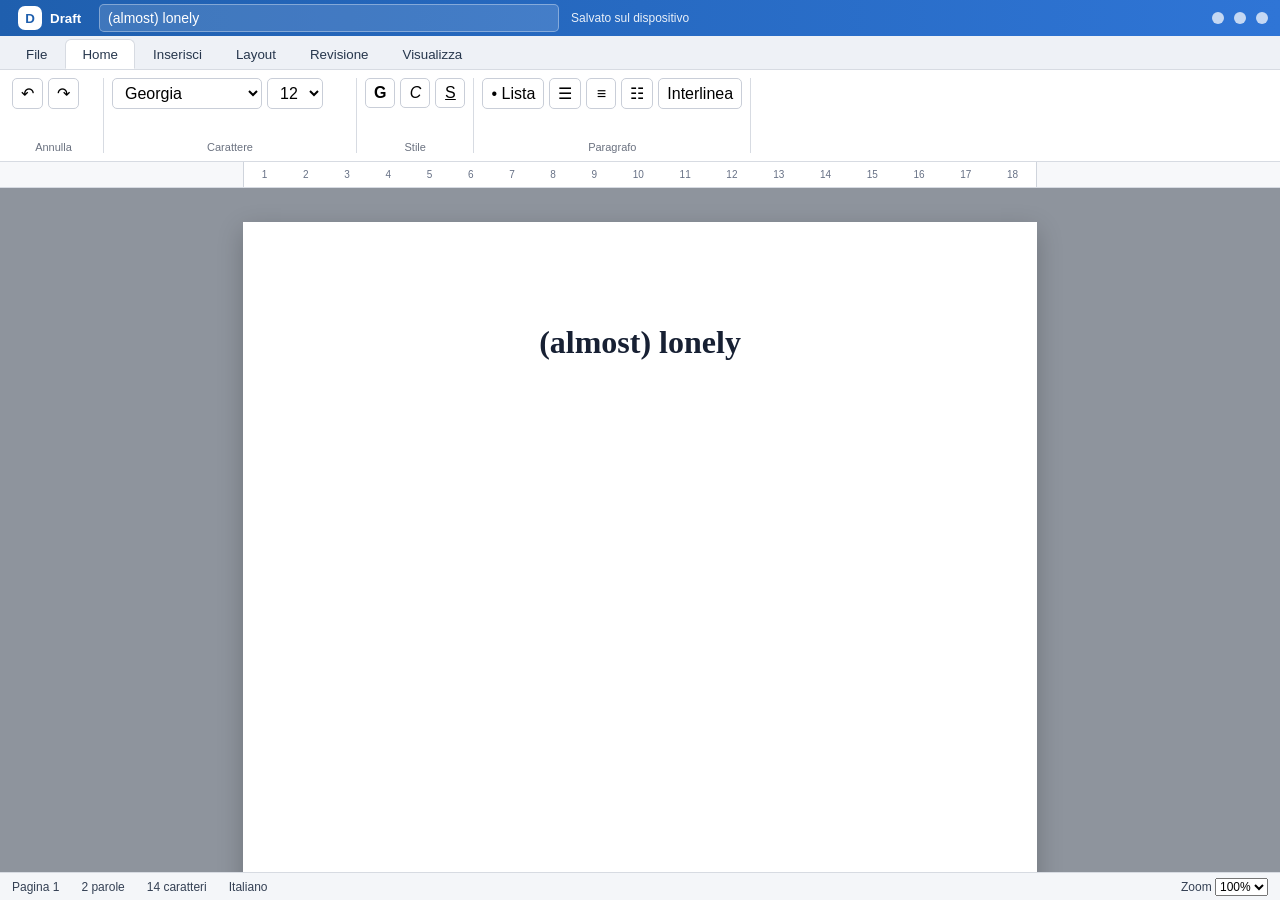
<file: desktop/draft/index.html>
<!doctype html>
<html lang="it">
<head>
  <meta charset="utf-8">
  <meta name="viewport" content="width=device-width, initial-scale=1">
  <title>Draft — Pandrero OS</title>
  <link rel="stylesheet" href="style.css">
</head>
<body>
  <div class="draft-shell" id="draftShell">
    <header class="titlebar">
      <button class="brand" id="draftLogo" aria-label="Draft"><span class="brand-mark">D</span><span>Draft</span></button>
      <input class="document-title" id="documentTitle" aria-label="Nome documento" spellcheck="false">
      <span class="save-state" id="saveState">Salvato sul dispositivo</span>
      <div class="window-controls" aria-hidden="true"><span></span><span></span><span></span></div>
    </header>

    <nav class="ribbon-tabs" aria-label="Schede barra multifunzione">
      <button class="active">File</button><button class="active-tab">Home</button><button>Inserisci</button><button>Layout</button><button>Revisione</button><button>Visualizza</button>
    </nav>

    <section class="ribbon" aria-label="Strumenti Home">
      <div class="ribbon-group compact"><button data-command="undo">↶</button><button data-command="redo">↷</button><span>Annulla</span></div>
      <div class="ribbon-group font-group">
        <select id="fontFamily" aria-label="Tipo di carattere"><option value="Georgia">Georgia</option><option value="Arial">Arial</option><option value="Verdana">Verdana</option><option value="Times New Roman">Times New Roman</option></select>
        <select id="fontSize" aria-label="Dimensione carattere"><option>11</option><option selected>12</option><option>14</option><option>16</option><option>18</option><option>24</option><option>32</option></select>
        <span>Carattere</span>
      </div>
      <div class="ribbon-group"><button data-command="bold"><strong>G</strong></button><button data-command="italic"><em>C</em></button><button data-command="underline"><u>S</u></button><span>Stile</span></div>
      <div class="ribbon-group paragraph-group"><button data-command="insertUnorderedList">• Lista</button><button data-align="left">☰</button><button data-align="center">≡</button><button data-align="right">☷</button><button id="lineSpacing">Interlinea</button><span>Paragrafo</span></div>
    </section>

    <div class="ruler"><div class="ruler-track"><span>1</span><span>2</span><span>3</span><span>4</span><span>5</span><span>6</span><span>7</span><span>8</span><span>9</span><span>10</span><span>11</span><span>12</span><span>13</span><span>14</span><span>15</span><span>16</span><span>17</span><span>18</span></div></div>

    <main class="workspace" id="workspace">
      <div class="page-scale" id="pageScale"><article class="page" id="page"><div class="editor" id="editor" contenteditable="true" spellcheck="true" aria-label="Documento Draft"></div></article></div>
    </main>

    <footer class="statusbar"><span id="pageCount">Pagina 1</span><span id="wordCount">0 parole</span><span id="charCount">0 caratteri</span><span>Italiano</span><label>Zoom <select id="zoomSelect"><option>80%</option><option>90%</option><option selected>100%</option><option>110%</option><option>125%</option></select></label></footer>
  </div>

  <aside class="director-panel" id="directorPanel" hidden aria-label="Pannello regia">
    <h2>Regia Draft</h2>
    <label>Nome file <input id="directorTitle"></label>
    <label>Testo documento <textarea id="directorText" rows="8"></textarea></label>
    <div class="button-row"><button id="replaceDocument">Sostituisci documento</button><button id="restoreInitial">Ripristina iniziale</button><button id="clearDocument">Svuota</button></div>
    <label class="inline"><input type="checkbox" id="showCursor" checked> Cursore visibile</label>
    <label>Testo da digitare automaticamente <textarea id="typingText" rows="8"></textarea></label>
    <label>Ritardo <select id="typingDelay"><option value="0">0 secondi</option><option value="3">3 secondi</option><option value="5">5 secondi</option><option value="10">10 secondi</option><option value="15">15 secondi</option></select></label>
    <label>Velocità <select id="typingSpeed"><option value="slow">Lenta</option><option value="normal" selected>Normale</option><option value="fast">Veloce</option></select></label>
    <label>Modalità digitazione <select id="typingMode"><option value="replace" selected>Sostituisci il corpo mantenendo il titolo</option><option value="append">Aggiungi al documento</option></select></label>
    <label>Posizione in modalità aggiungi <select id="appendPosition"><option value="end" selected>Fine documento</option><option value="after-title">Dopo il titolo</option><option value="current">Posizione corrente</option></select></label>
    <p class="typing-status">Stato digitazione: <strong id="typingStatus">Pronto</strong></p>
    <label class="inline"><input type="checkbox" id="naturalTyping" checked> Variazione naturale</label>
    <div class="button-row"><button id="startTyping">Avvia digitazione</button><button id="stopTyping">Ferma</button><button id="completeTyping">Completa ora</button></div>
    <div class="button-row"><button id="cleanMode">Entra in modalità ripresa pulita</button><button id="closeDirector">Chiudi</button></div>
  </aside>

  <script src="content.js"></script>
  <script src="app.js"></script>
</body>
</html>
</file>
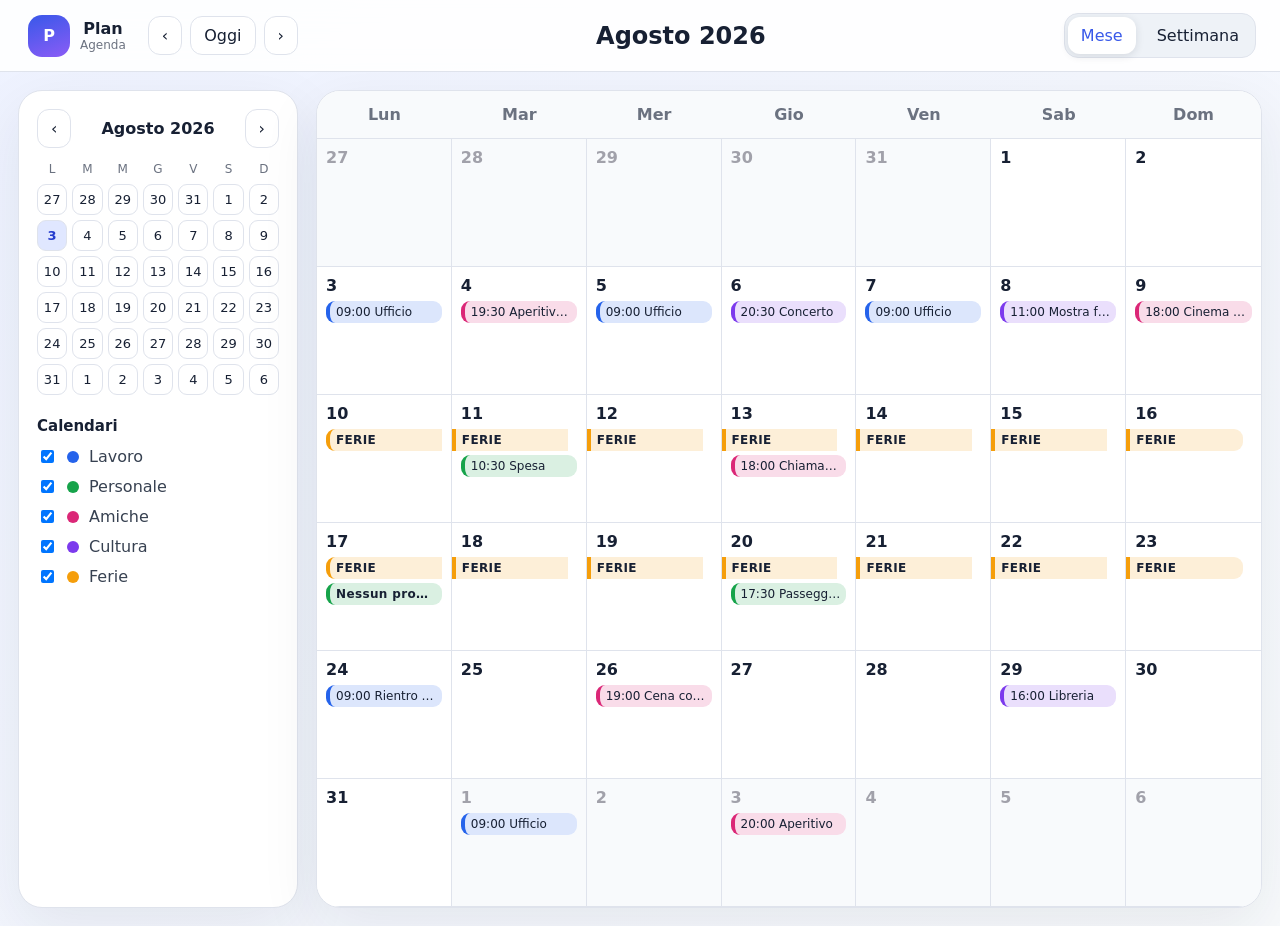
<file: desktop/plan/index.html>
<!doctype html>
<html lang="it">
<head>
  <meta charset="utf-8">
  <meta name="viewport" content="width=device-width, initial-scale=1">
  <title>Agenda — Plan</title>
  <link rel="stylesheet" href="style.css">
</head>
<body>
  <div class="app-shell" id="appShell">
    <header class="topbar">
      <button class="brand" id="logoButton" type="button" aria-label="Logo Plan">
        <span class="brand-mark">P</span><span><strong>Plan</strong><small>Agenda</small></span>
      </button>
      <nav class="nav-controls" aria-label="Navigazione calendario">
        <button id="prevButton" type="button" aria-label="Periodo precedente">‹</button>
        <button id="todayButton" type="button">Oggi</button>
        <button id="nextButton" type="button" aria-label="Periodo successivo">›</button>
      </nav>
      <h1 id="periodTitle">Agosto 2026</h1>
      <div class="view-switch" role="group" aria-label="Vista calendario">
        <button id="monthViewButton" class="active" type="button">Mese</button>
        <button id="weekViewButton" type="button">Settimana</button>
      </div>
    </header>

    <main class="layout">
      <aside class="sidebar" aria-label="Barra laterale calendario">
        <section class="mini-card">
          <div class="mini-header"><button id="miniPrev" type="button" aria-label="Mese piccolo precedente">‹</button><strong id="miniTitle"></strong><button id="miniNext" type="button" aria-label="Mese piccolo successivo">›</button></div>
          <div class="mini-weekdays"><span>L</span><span>M</span><span>M</span><span>G</span><span>V</span><span>S</span><span>D</span></div>
          <div id="miniCalendar" class="mini-grid"></div>
        </section>
        <section class="category-card">
          <h2>Calendari</h2>
          <div id="categoryList" class="category-list"></div>
        </section>
      </aside>

      <section class="calendar-panel" aria-live="polite">
        <div id="calendarRoot"></div>
      </section>
    </main>
  </div>

  <div id="eventModal" class="modal hidden" role="dialog" aria-modal="true" aria-labelledby="modalTitle">
    <div class="modal-card">
      <button id="closeModal" class="icon-button" type="button" aria-label="Chiudi dettaglio">×</button>
      <h2 id="modalTitle"></h2>
      <dl id="modalDetails"></dl>
      <label class="edit-affordance">Titolo <input id="quickTitle" type="text"></label>
      <button id="saveQuickEdit" class="edit-affordance primary" type="button">Salva modifica</button>
      <button id="deleteModalEvent" class="edit-affordance danger" type="button">Elimina evento</button>
    </div>
  </div>

  <div id="directorPanel" class="director hidden" role="dialog" aria-modal="true" aria-labelledby="directorTitle">
    <div class="director-card">
      <button id="closeDirector" class="icon-button" type="button" aria-label="Chiudi pannello regia">×</button>
      <h2 id="directorTitle">Pannello regia</h2>
      <div class="director-grid">
        <label>Mese visualizzato <input id="directorMonth" type="month"></label>
        <label>Evento <select id="eventSelect"></select></label>
        <label>Titolo <input id="eventTitle" type="text"></label>
        <label class="timed-field">Inizio <input id="eventStart" type="datetime-local"></label>
        <label class="timed-field">Fine <input id="eventEnd" type="datetime-local"></label>
        <label class="all-day-field hidden">Inizio <input id="eventStartDate" type="date"></label>
        <label class="all-day-field hidden">Fine <input id="eventEndDate" type="date"></label>
        <label class="checkbox"><input id="eventAllDay" type="checkbox"> Tutto il giorno</label>
        <label>Categoria <select id="eventCategory"></select></label>
        <label class="wide">Note <textarea id="eventNotes" rows="3"></textarea></label>
      </div>
      <p id="eventFormError" class="form-error" role="status" aria-live="polite"></p>
      <div class="director-actions">
        <button id="newEvent" type="button">Aggiungi evento</button>
        <button id="saveEvent" type="button">Salva evento</button>
        <button id="deleteEvent" type="button">Elimina evento</button>
        <button id="resetContent" type="button">Ripristina contenuti iniziali</button>
        <button id="clearEvents" type="button">Svuota eventi</button>
        <button id="cleanMode" type="button">Entra in modalità ripresa pulita</button>
      </div>
    </div>
  </div>

  <script src="content.js"></script>
  <script src="app.js"></script>
</body>
</html>
</file>
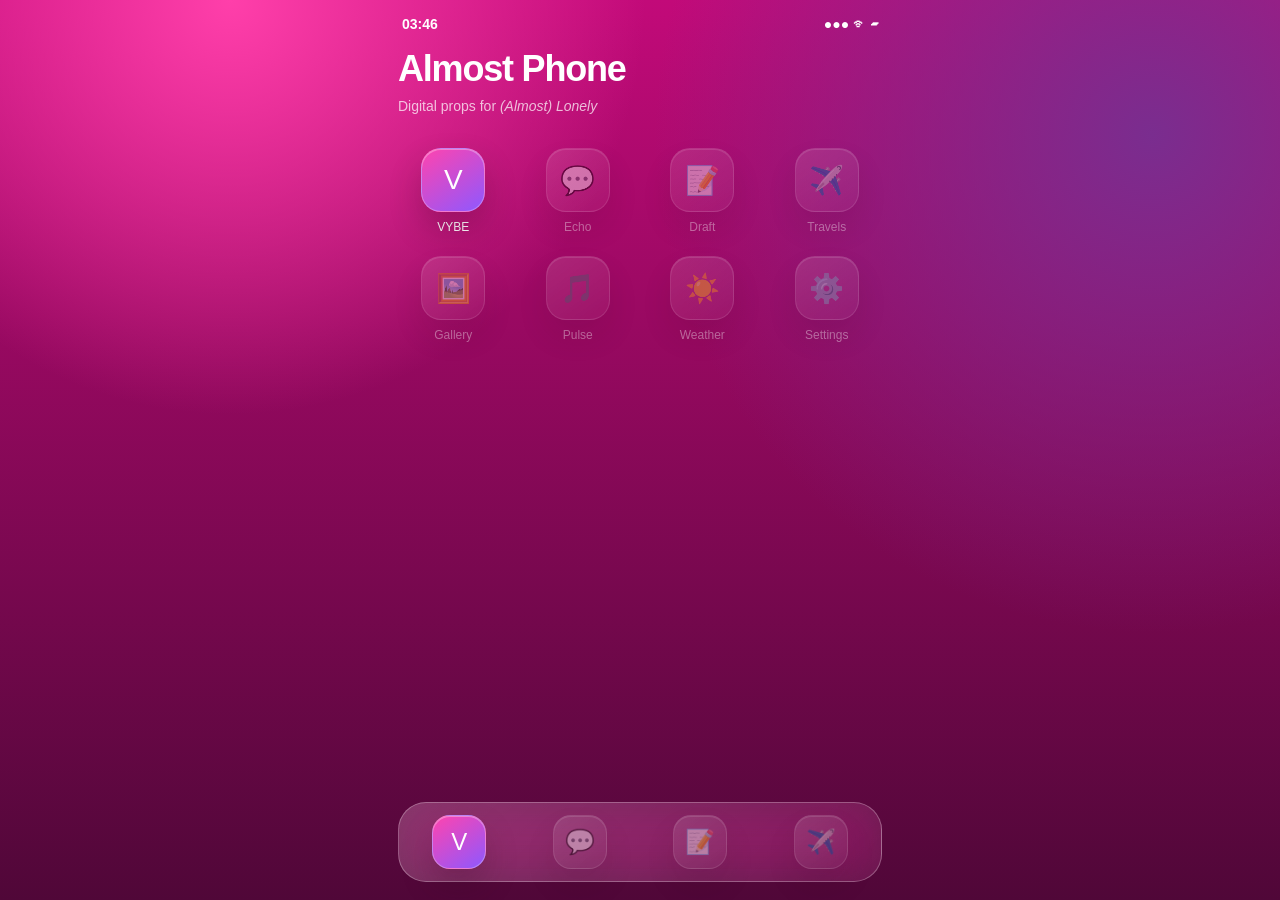
<file: almost_phone_index.html>
<!doctype html>
<html lang="it">
<head>
<meta charset="utf-8">
<meta name="viewport" content="width=device-width,initial-scale=1,viewport-fit=cover,user-scalable=no">
<meta name="theme-color" content="#b10a72">
<meta name="apple-mobile-web-app-capable" content="yes">
<meta name="apple-mobile-web-app-status-bar-style" content="black-translucent">
<title>Almost Phone</title>
<style>
:root{--pink:#ff2aa3;--violet:#8e58ff;--line:rgba(255,255,255,.28)}
*{box-sizing:border-box;-webkit-tap-highlight-color:transparent}
html,body{margin:0;min-height:100%;font-family:-apple-system,BlinkMacSystemFont,"SF Pro Display","Segoe UI",sans-serif;color:#fff;background:radial-gradient(circle at 18% 0,#ff3faa 0,transparent 30%),radial-gradient(circle at 90% 15%,#7a2d8f 0,transparent 36%),linear-gradient(180deg,#c20a79,#500738 100%);overflow:hidden}
.phone{min-height:100svh;max-width:520px;margin:0 auto;padding:calc(env(safe-area-inset-top) + 14px) 18px calc(env(safe-area-inset-bottom) + 18px);display:flex;flex-direction:column}
.status{display:flex;justify-content:space-between;font-size:14px;font-weight:700;padding:2px 4px 16px}
h1{margin:0;font-size:36px;letter-spacing:-1.2px}
.hero p{margin:8px 0 0;font-size:14px;opacity:.72}
.grid{display:grid;grid-template-columns:repeat(4,1fr);gap:22px 14px;margin-top:34px}
.app{text-decoration:none;color:#fff;text-align:center;font-size:12px}
.icon{width:64px;height:64px;margin:0 auto 8px;border-radius:20px;display:grid;place-items:center;font-size:28px;background:linear-gradient(145deg,rgba(255,255,255,.28),rgba(255,255,255,.10));border:1px solid var(--line);box-shadow:0 16px 32px rgba(48,0,29,.24),inset 0 1px 0 rgba(255,255,255,.32);backdrop-filter:blur(20px) saturate(150%);-webkit-backdrop-filter:blur(20px) saturate(150%)}
.icon.vybe{background:linear-gradient(145deg,#ff44ae,#8e58ff)}
.app:active .icon{transform:scale(.94)}
.spacer{flex:1}
.dock{display:flex;justify-content:space-around;align-items:center;height:80px;border-radius:28px;background:linear-gradient(135deg,rgba(255,255,255,.20),rgba(255,255,255,.08));border:1px solid var(--line);backdrop-filter:blur(24px) saturate(160%);-webkit-backdrop-filter:blur(24px) saturate(160%)}
.dock .icon{width:54px;height:54px;border-radius:18px;margin:0;font-size:24px}
.disabled{opacity:.42;pointer-events:none}
</style>
</head>
<body>
<main class="phone">
<div class="status"><span id="time">09:41</span><span>●●● ᯤ ▰</span></div>
<section class="hero"><h1>Almost Phone</h1><p>Digital props for <em>(Almost) Lonely</em></p></section>
<section class="grid">
<a class="app" href="apps/vybe/index.html"><div class="icon vybe">V</div><span>VYBE</span></a>
<div class="app disabled"><div class="icon">💬</div><span>Echo</span></div>
<div class="app disabled"><div class="icon">📝</div><span>Draft</span></div>
<div class="app disabled"><div class="icon">✈️</div><span>Travels</span></div>
<div class="app disabled"><div class="icon">🖼️</div><span>Gallery</span></div>
<div class="app disabled"><div class="icon">🎵</div><span>Pulse</span></div>
<div class="app disabled"><div class="icon">☀️</div><span>Weather</span></div>
<div class="app disabled"><div class="icon">⚙️</div><span>Settings</span></div>
</section>
<div class="spacer"></div>
<nav class="dock">
<a class="app" href="apps/vybe/index.html"><div class="icon vybe">V</div></a>
<div class="app disabled"><div class="icon">💬</div></div>
<div class="app disabled"><div class="icon">📝</div></div>
<div class="app disabled"><div class="icon">✈️</div></div>
</nav>
</main>
<script>
function updateTime(){document.getElementById("time").textContent=new Date().toLocaleTimeString("it-IT",{hour:"2-digit",minute:"2-digit"})}
updateTime();setInterval(updateTime,30000);
</script>
</body>
</html>
</file>
<file: apps/inbox/style.css>
:root{
  --paper:#f4efe6;
  --paper-deep:#e5dac9;
  --dust-blue:#9fb3bd;
  --slate:#5f737d;
  --charcoal:#263037;
  --ink:#1f272c;
  --line:rgba(38,48,55,.16);
}
*{box-sizing:border-box;-webkit-tap-highlight-color:transparent}
html,body{margin:0;min-height:100%;font-family:Inter,-apple-system,BlinkMacSystemFont,"SF Pro Display","Segoe UI",sans-serif;color:var(--ink);background:linear-gradient(180deg,var(--paper),#eee5d8)}
button,input,textarea,select{font:inherit;color:inherit}.inbox-shell{min-height:100svh;max-width:520px;margin:auto;padding:calc(env(safe-area-inset-top) + 18px) 18px calc(env(safe-area-inset-bottom) + 24px)}
.masthead,.detail-header{display:flex;align-items:center;justify-content:space-between;gap:14px;margin-bottom:18px}.masthead h1,.detail-header h1{margin:0;font-family:Georgia,"Times New Roman",serif;font-size:42px;letter-spacing:-1.5px;color:var(--charcoal)}.detail-header{justify-content:flex-start}.detail-header h1{font-size:34px;line-height:.96}
.eyebrow,.kicker{margin:0 0 4px;text-transform:uppercase;letter-spacing:.16em;font-size:11px;color:var(--slate);font-weight:800}.back,.director-open,.close,.secondary-button{border:1px solid var(--line);background:rgba(255,255,255,.42);border-radius:18px;text-decoration:none;display:grid;place-items:center;box-shadow:0 14px 28px rgba(38,48,55,.08)}.back{width:46px;height:46px;font-size:34px;color:var(--charcoal)}.director-open,.close{width:46px;height:46px}.secondary-button{padding:12px 14px;color:var(--charcoal);font-weight:800}
.hero-card{display:grid;grid-template-columns:42% 1fr;gap:18px;padding:16px;border:1px solid var(--line);border-radius:34px;background:rgba(255,255,255,.36);box-shadow:0 24px 60px rgba(38,48,55,.12)}.cover-placeholder{min-height:245px;border-radius:25px;background:linear-gradient(160deg,var(--charcoal),#40515a 56%,var(--dust-blue));color:var(--paper);padding:18px;display:flex;flex-direction:column;justify-content:space-between;box-shadow:inset 0 0 0 1px rgba(244,239,230,.2)}.cover-placeholder span{font-size:11px;letter-spacing:.22em;text-transform:uppercase;opacity:.72}.cover-placeholder strong{font-family:Georgia,"Times New Roman",serif;font-size:28px;line-height:.96}.hero-copy{align-self:center}.hero-copy h2,.section-title h2{font-family:Georgia,"Times New Roman",serif;color:var(--charcoal);letter-spacing:-.8px}.hero-copy h2{font-size:32px;line-height:.95;margin:0 0 12px}.hero-copy p:not(.kicker){font-size:14px;line-height:1.45;color:#536169}.editorial-button{border:0;border-radius:999px;background:var(--charcoal);color:var(--paper);padding:13px 17px;font-weight:800;box-shadow:0 16px 28px rgba(38,48,55,.18)}
.tools{display:grid;grid-template-columns:1fr auto auto;gap:10px;margin:18px 0}.search-label{display:grid;gap:6px;font-size:11px;text-transform:uppercase;letter-spacing:.14em;color:var(--slate);font-weight:800}.search-label input{width:100%;border:1px solid var(--line);border-radius:18px;background:rgba(255,255,255,.5);padding:12px;text-transform:none;letter-spacing:0}
.mail-section{margin-top:18px}.section-title{display:flex;align-items:end;justify-content:space-between}.section-title h2{margin:0;font-size:28px}.mail-list{display:grid;gap:11px;margin-top:14px}.mail-item{width:100%;text-align:left;border:1px solid var(--line);border-radius:24px;padding:15px 16px;background:rgba(255,255,255,.48);box-shadow:0 14px 34px rgba(38,48,55,.08)}.mail-item.unread{background:rgba(255,255,255,.72);border-color:rgba(95,115,125,.36)}.mail-item.unread h3::before{content:"";display:inline-block;width:8px;height:8px;border-radius:50%;background:var(--slate);margin-right:8px}.mail-item.new-mail{animation:insertMail .62s cubic-bezier(.2,.9,.2,1)}.mail-meta,.detail-meta{display:flex;justify-content:space-between;gap:10px;color:var(--slate);font-size:12px;text-transform:uppercase;letter-spacing:.08em}.mail-item h3{margin:8px 0 5px;font-size:17px;color:var(--charcoal)}.mail-item p{margin:0;color:#536169;line-height:1.4;font-size:14px}.empty{padding:24px;border:1px dashed var(--line);border-radius:24px;color:var(--slate);text-align:center}@keyframes insertMail{from{transform:translateY(-24px) scale(.97);opacity:0;filter:blur(8px)}to{transform:none;opacity:1;filter:blur(0)}}
.detail-view{min-height:calc(100svh - 42px)}.detail-meta{margin:0 0 14px;padding:0 2px}.detail-body{border:1px solid var(--line);border-radius:30px;background:rgba(255,255,255,.48);padding:22px;box-shadow:0 20px 50px rgba(38,48,55,.10);line-height:1.55;color:#43515a}.detail-body h2,.detail-body h3{font-family:Georgia,"Times New Roman",serif;color:var(--charcoal);letter-spacing:-.5px}.newsletter-cover{width:100%;margin:0 0 16px;padding:0;display:block}.newsletter-cover img{display:block;width:100%;height:auto;object-fit:contain;border-radius:14px;border:1px solid var(--line);box-shadow:0 16px 38px rgba(38,48,55,.12)}.newsletter-deck{font-size:18px;color:#536169}.pullquote{border-left:3px solid var(--slate);padding-left:14px;font-family:Georgia,"Times New Roman",serif;font-size:22px;color:var(--charcoal)}
.director-panel{position:fixed;inset:0;display:none;align-items:center;justify-content:center;padding:calc(env(safe-area-inset-top) + 18px) 18px calc(env(safe-area-inset-bottom) + 18px);background:rgba(38,48,55,.42);backdrop-filter:blur(10px)}.director-panel.open{display:flex}.director-card{width:min(460px,100%);max-height:calc(100dvh - 36px);overflow-y:auto;overscroll-behavior:contain;-webkit-overflow-scrolling:touch;display:grid;gap:13px;border-radius:30px;padding:18px;background:var(--paper);border:1px solid var(--line);box-shadow:0 30px 70px rgba(38,48,55,.28)}.panel-head{display:flex;align-items:center;justify-content:space-between}.panel-head h2{font-family:Georgia,"Times New Roman",serif;font-size:30px;margin:0;color:var(--charcoal)}label{display:grid;gap:6px;font-size:12px;text-transform:uppercase;letter-spacing:.12em;color:var(--slate);font-weight:800}input,textarea,select{width:100%;border:1px solid var(--line);border-radius:16px;background:rgba(255,255,255,.55);padding:12px;text-transform:none;letter-spacing:0;font-weight:500}output{color:var(--slate);font-size:13px}@media (max-width:390px){.hero-card,.tools{grid-template-columns:1fr}.cover-placeholder{min-height:210px}.hero-copy h2{font-size:30px}}
</file>
<file: core/design-tokens.css>
:root{
  --paper:#F4EFE6;
  --paper-deep:#E5DAC9;
  --dust-blue:#9FB3BD;
  --light-blue:#BFD7E3;
  --slate:#5F737D;
  --petrol:#4F7487;
  --charcoal:#263037;
  --ink:#1F272C;
  --glass-light:rgba(244,239,230,.58);
  --glass-quiet:rgba(255,255,255,.24);
  --hairline:rgba(31,39,44,.14);
  --shadow-soft:0 22px 58px rgba(31,39,44,.18);
  --shadow-icon:0 16px 34px rgba(31,39,44,.20),inset 0 1px 0 rgba(255,255,255,.62);
}
</file>
<file: core/app-theme.css>
/* Shared Pandrero OS app theme.
   App pages load design-tokens.css first, then keep their own layout CSS,
   then this scoped theme layer for common chrome. */

.pandrero-app {
  color: var(--ink);
  background-color: var(--paper);
  background-image:
    radial-gradient(120% 88% at 18% -8%, rgba(191, 215, 227, .86) 0 34%, transparent 59%),
    radial-gradient(90% 70% at 98% 12%, rgba(159, 179, 189, .66) 0 30%, transparent 58%),
    radial-gradient(85% 60% at 14% 92%, rgba(229, 218, 201, .86) 0 42%, transparent 68%),
    linear-gradient(150deg, var(--paper) 0%, #edf1ee 43%, var(--paper-deep) 100%);
}

.pandrero-app::before {
  content: "";
  position: fixed;
  inset: -12%;
  pointer-events: none;
  background:
    linear-gradient(118deg, transparent 0 26%, rgba(38, 48, 55, .08) 26.3% 27.2%, transparent 27.5% 100%),
    radial-gradient(80% 38% at 70% 74%, rgba(79, 116, 135, .16), transparent 62%);
  z-index: 0;
}

.pandrero-app .app {
  position: relative;
  color: var(--ink);
}

.pandrero-app .app > * {
  position: relative;
  z-index: 1;
}

.pandrero-surface {
  background: linear-gradient(135deg, rgba(244, 239, 230, .72), rgba(255, 255, 255, .34));
  border: 1px solid rgba(255, 255, 255, .58);
  box-shadow: var(--shadow-soft);
  backdrop-filter: blur(28px) saturate(135%);
  -webkit-backdrop-filter: blur(28px) saturate(135%);
}

.pandrero-control {
  background: rgba(244, 239, 230, .54);
  border: 1px solid var(--hairline);
  color: var(--charcoal);
  transition: transform .22s ease, background .22s ease, box-shadow .22s ease;
}

.pandrero-control:active,
.pandrero-primary:active {
  transform: scale(.96);
}

.pandrero-primary {
  background: linear-gradient(145deg, var(--petrol), var(--charcoal));
  color: #fff;
  box-shadow: 0 14px 30px rgba(31, 39, 44, .18);
}

.pandrero-app input,
.pandrero-app textarea,
.pandrero-app select {
  caret-color: var(--petrol);
}

.pandrero-app .field label,
.pandrero-app small,
.pandrero-app .count,
.pandrero-app .comments {
  color: var(--slate);
}

.pandrero-texty .top,
.pandrero-texty .chathead,
.pandrero-texty .search,
.pandrero-texty .composer,
.pandrero-texty .panel-card {
  background: linear-gradient(135deg, rgba(244, 239, 230, .76), rgba(255, 255, 255, .38));
  border-color: rgba(255, 255, 255, .58);
  box-shadow: var(--shadow-soft);
  color: var(--ink);
}

.pandrero-texty .brand,
.pandrero-texty .rowtext b,
.pandrero-texty .headmeta b,
.pandrero-texty .panel-head h2 {
  color: var(--charcoal);
}

.pandrero-texty .iconbtn,
.pandrero-texty .back,
.pandrero-texty .closepanel,
.pandrero-texty .tabs button,
.pandrero-texty .secondary {
  background: rgba(244, 239, 230, .54);
  border: 1px solid var(--hairline);
  color: var(--charcoal);
}

.pandrero-texty .send,
.pandrero-texty .mic,
.pandrero-texty .primary,
.pandrero-texty .tabs button.active,
.pandrero-texty .msg.out {
  background: linear-gradient(145deg, var(--petrol), var(--charcoal));
  color: #fff;
}

.pandrero-texty .msg.in,
.pandrero-texty .typing,
.pandrero-texty .day {
  background: rgba(244, 239, 230, .62);
  border: 1px solid rgba(31, 39, 44, .10);
  color: var(--ink);
}

.pandrero-texty .msg.out .time,
.pandrero-texty .msg.out .sender {
  color: rgba(255, 255, 255, .78);
}

.pandrero-texty .avatar {
  background: linear-gradient(145deg, var(--light-blue), var(--petrol));
  color: #fff;
}

.pandrero-vybe .topbar,
.pandrero-vybe .card,
.pandrero-vybe .bottom-nav,
.pandrero-vybe .panel-card {
  background: linear-gradient(135deg, rgba(244, 239, 230, .68), rgba(255, 255, 255, .28));
  border-color: rgba(255, 255, 255, .56);
  box-shadow: var(--shadow-soft);
  color: var(--ink);
}

.pandrero-vybe .media {
  background: var(--charcoal);
}

.pandrero-vybe .media img,
.pandrero-vybe .media video {
  display: block;
}

.pandrero-vybe .location {
  background: rgba(31, 39, 44, .36);
  color: #fff;
  border-color: rgba(255, 255, 255, .42);
}

.pandrero-vybe .top-button,
.pandrero-vybe .action,
.pandrero-vybe .nav-btn,
.pandrero-vybe .closepanel,
.pandrero-vybe .secondary {
  background: rgba(244, 239, 230, .54);
  border: 1px solid var(--hairline);
  color: var(--charcoal);
}

.pandrero-vybe .action.liked,
.pandrero-vybe .primary,
.pandrero-vybe .tabs button.active {
  background: linear-gradient(145deg, var(--petrol), var(--charcoal));
  color: #fff;
}

.pandrero-callsy {
  background: #000;
}

.pandrero-callsy::before {
  display: none;
}

.pandrero-callsy .app > .screen {
  position: absolute;
}

.pandrero-callsy .panel-card {
  background: linear-gradient(135deg, rgba(244, 239, 230, .82), rgba(191, 215, 227, .54));
  border: 1px solid rgba(255, 255, 255, .52);
  box-shadow: var(--shadow-soft);
  color: var(--ink);
}

.pandrero-callsy .lock,
.pandrero-callsy .incall {
  color: #fff;
  background:
    radial-gradient(circle at 50% 18%, rgba(159, 179, 189, .24), transparent 28%),
    radial-gradient(circle at 78% 38%, rgba(79, 116, 135, .22), transparent 30%),
    linear-gradient(180deg, #111820, #020304 78%);
}

.pandrero-callsy .avatar {
  background: linear-gradient(145deg, var(--dust-blue), var(--petrol));
}

.pandrero-callsy .control button,
.pandrero-callsy .director-trigger,
.pandrero-callsy .close-panel,
.pandrero-callsy .secondary {
  background: rgba(255, 255, 255, .13);
  border: 1px solid rgba(255, 255, 255, .22);
  color: #fff;
}

.pandrero-callsy .primary {
  background: linear-gradient(145deg, var(--petrol), var(--charcoal));
  color: #fff;
}

.pandrero-callsy .decline,
.pandrero-callsy .control.end button {
  background: #b85a5f;
}

.pandrero-callsy .accept {
  background: linear-gradient(145deg, #6f9387, var(--petrol));
}

.pandrero-travels .topbar,
.pandrero-travels .board,
.pandrero-travels .modal-card {
  background: linear-gradient(135deg, rgba(244, 239, 230, .78), rgba(255, 255, 255, .42));
  border-color: rgba(255, 255, 255, .62);
  box-shadow: var(--shadow-soft);
  color: var(--ink);
}

.pandrero-travels .brand,
.pandrero-travels .heading h1,
.pandrero-travels .board-title h2 {
  color: var(--charcoal);
}

.pandrero-travels .search,
.pandrero-travels .board-title button,
.pandrero-travels .cancel {
  background: rgba(244, 239, 230, .54);
  border: 1px solid var(--hairline);
  color: var(--charcoal);
}

.pandrero-travels .edit,
.pandrero-travels .save {
  background: linear-gradient(145deg, var(--petrol), var(--charcoal));
  color: #fff;
}

.pandrero-travels .collage img {
  box-shadow: 0 10px 28px rgba(31, 39, 44, .16);
}

.pandrero-pulse .top,
.pandrero-pulse .card {
  background: linear-gradient(135deg, rgba(244, 239, 230, .76), rgba(255, 255, 255, .36));
  border-color: rgba(255, 255, 255, .58);
  box-shadow: var(--shadow-soft);
  color: var(--ink);
}

.pandrero-pulse .brand,
.pandrero-pulse .card h1,
.pandrero-pulse .device-info b {
  color: var(--charcoal);
}

.pandrero-pulse .iconbtn,
.pandrero-pulse .device,
.pandrero-pulse .device-icon {
  background: rgba(244, 239, 230, .54);
  border: 1px solid var(--hairline);
  color: var(--charcoal);
}

.pandrero-pulse .bluetooth,
.pandrero-pulse .connect {
  background: linear-gradient(145deg, var(--dust-blue), var(--petrol));
  color: #fff;
}

.pandrero-pulse .toast {
  background: rgba(31, 39, 44, .78);
  color: #fff;
}

.pandrero-lensy {
  background: #000;
}

.pandrero-lensy::before {
  display: none;
}

.pandrero-lensy .app {
  background: #000;
  color: #fff;
}

.pandrero-lensy .iconbtn,
.pandrero-lensy .flip,
.pandrero-lensy .close {
  background: rgba(31, 39, 44, .46);
  border: 1px solid rgba(255, 255, 255, .24);
  color: #fff;
}

.pandrero-lensy .bottom {
  background: linear-gradient(180deg, transparent, rgba(0, 0, 0, .55) 20%, rgba(0, 0, 0, .86));
}

.pandrero-lensy .modes .active {
  color: var(--light-blue);
}

.pandrero-lensy .shutter {
  border-color: rgba(244, 239, 230, .96);
  background: rgba(255, 255, 255, .18);
}

.pandrero-lensy .permission,
.pandrero-lensy .gallery {
  background:
    radial-gradient(circle at 50% 12%, rgba(159, 179, 189, .20), transparent 30%),
    linear-gradient(180deg, #111820, #050607);
}

.pandrero-lensy .permission-card {
  padding: 24px;
  border-radius: 34px;
  background: linear-gradient(135deg, rgba(244, 239, 230, .16), rgba(255, 255, 255, .07));
  border: 1px solid rgba(255, 255, 255, .18);
  backdrop-filter: blur(24px);
  -webkit-backdrop-filter: blur(24px);
}

.pandrero-lensy .start {
  background: linear-gradient(145deg, var(--petrol), var(--charcoal));
  color: #fff;
}

@media (prefers-reduced-motion: no-preference) {
  .pandrero-texty .top,
  .pandrero-texty .chathead,
  .pandrero-texty .composer,
  .pandrero-vybe .topbar,
  .pandrero-vybe .card,
  .pandrero-travels .topbar,
  .pandrero-travels .board,
  .pandrero-pulse .top,
  .pandrero-pulse .card {
    animation: pandrero-rise .44s cubic-bezier(.2, .8, .2, 1) both;
  }
}

@keyframes pandrero-rise {
  from {
    opacity: 0;
    transform: translateY(10px);
    filter: blur(4px);
  }
  to {
    opacity: 1;
    transform: translateY(0);
    filter: blur(0);
  }
}

/* 2026 visual identity refinement: app-specific personalities on the shared Pandrero OS tokens. */
.pandrero-app {
  font-family:
    -apple-system,
    BlinkMacSystemFont,
    "SF Pro Display",
    "SF Pro Text",
    sans-serif;
  letter-spacing: -.01em;
}

.pandrero-app .glass {
  backdrop-filter: blur(30px) saturate(128%);
  -webkit-backdrop-filter: blur(30px) saturate(128%);
}

/* TEXTY — minimal, quiet, iMessage/Notion-inspired conversations. */
.pandrero-texty {
  background-image:
    radial-gradient(92% 66% at 18% -10%, rgba(191, 215, 227, .58) 0 30%, transparent 58%),
    radial-gradient(74% 58% at 92% 4%, rgba(229, 218, 201, .72) 0 32%, transparent 62%),
    linear-gradient(180deg, #f8f5ee 0%, var(--paper) 52%, #ece4d7 100%);
}

.pandrero-texty::before {
  opacity: .18;
  background: radial-gradient(68% 38% at 68% 80%, rgba(79, 116, 135, .12), transparent 66%);
}

.pandrero-texty .screen {
  padding-left: 14px;
  padding-right: 14px;
}
.pandrero-texty .top,
.pandrero-texty .chathead,
.pandrero-texty .search,
.pandrero-texty .composer,
.pandrero-texty .panel-card {
  background: rgba(255, 255, 255, .52);
  border-color: rgba(31, 39, 44, .08);
  box-shadow: 0 18px 46px rgba(31, 39, 44, .08), inset 0 1px 0 rgba(255, 255, 255, .72);
}

.pandrero-texty .brand {
  font-size: 24px;
  font-weight: 560;
  letter-spacing: -.03em;
}

.pandrero-texty .chatrow {
  padding: 15px 6px;
  border-bottom-color: rgba(31, 39, 44, .07);
}

.pandrero-texty .rowtext b,
.pandrero-texty .headmeta b {
  font-size: 15px;
  font-weight: 650;
  letter-spacing: -.02em;
}

.pandrero-texty .rowtext p,
.pandrero-texty .rowmeta,
.pandrero-texty .headmeta small,
.pandrero-texty .msg .time {
  color: var(--slate);
  opacity: .82;
}

.pandrero-texty .avatar {
  border-radius: 50%;
  background: linear-gradient(145deg, rgba(191, 215, 227, .96), var(--petrol));
  box-shadow: inset 0 1px 0 rgba(255, 255, 255, .45);
}

.pandrero-texty .messages {
  gap: 7px;
  padding-inline: 2px;
}

.pandrero-texty .msg {
  border-radius: 21px;
  padding: 10px 13px;
  font-size: 15px;
  line-height: 1.38;
  box-shadow: 0 8px 22px rgba(31, 39, 44, .06);
}

.pandrero-texty .msg.in,
.pandrero-texty .typing,
.pandrero-texty .day {
  background: rgba(255, 255, 255, .78);
  border-color: rgba(31, 39, 44, .07);
}

.pandrero-texty .msg.out,
.pandrero-texty .send,
.pandrero-texty .mic,
.pandrero-texty .primary,
.pandrero-texty .tabs button.active {
  background: linear-gradient(145deg, var(--petrol), #385764);
}

.pandrero-texty .composer input {
  background: rgba(255, 255, 255, .62);
  border: 1px solid rgba(31, 39, 44, .08);
}

/* VYBE — premium editorial lifestyle feed. */
.pandrero-vybe .app {
  padding-left: 18px;
  padding-right: 18px;
}

.pandrero-vybe .topbar,
.pandrero-vybe .card,
.pandrero-vybe .bottom-nav,
.pandrero-vybe .panel-card {
  background: linear-gradient(145deg, rgba(244, 239, 230, .60), rgba(255, 255, 255, .30));
  border-color: rgba(255, 255, 255, .48);
  box-shadow: 0 28px 68px rgba(31, 39, 44, .12), inset 0 1px 0 rgba(255, 255, 255, .58);
}

.pandrero-vybe .brand {
  font-family: -apple-system, BlinkMacSystemFont, "SF Pro Display", "SF Pro Text", sans-serif;
  font-size: 25px;
  font-weight: 500;
  letter-spacing: .18em;
}

.pandrero-vybe .stories {
  gap: 14px;
  padding-block: 2px 4px;
}

.pandrero-vybe .feed {
  gap: 28px;
  margin-top: 0;
}

.pandrero-vybe .card {
  border-radius: 34px;
}

.pandrero-vybe .media img,
.pandrero-vybe .media video {
  filter: saturate(.92) contrast(1.03);
}

.pandrero-vybe .copy {
  padding: 2px 18px 20px;
  line-height: 1.52;
}

.pandrero-vybe .caption,
.pandrero-vybe .likes {
  font-family: -apple-system, BlinkMacSystemFont, "SF Pro Display", "SF Pro Text", sans-serif;
}

/* TRAVELS — spacious premium travel magazine boards. */
.pandrero-travels .app {
  padding-left: clamp(22px, 5vw, 46px);
  padding-right: clamp(22px, 5vw, 46px);
}

.pandrero-travels .topbar,
.pandrero-travels .board,
.pandrero-travels .modal-card {
  background: linear-gradient(145deg, rgba(244, 239, 230, .82), rgba(255, 255, 255, .46));
  box-shadow: 0 30px 72px rgba(31, 39, 44, .11), inset 0 1px 0 rgba(255, 255, 255, .72);
}

.pandrero-travels .brand,
.pandrero-travels .heading h1,
.pandrero-travels .board-title h2 {
  font-family: -apple-system, BlinkMacSystemFont, "SF Pro Display", "SF Pro Text", sans-serif;
  font-weight: 500;
  letter-spacing: -.04em;
}

.pandrero-travels .heading {
  margin-block: 42px 24px;
}

.pandrero-travels .heading h1 {
  font-size: clamp(38px, 7vw, 64px);
}

.pandrero-travels .boards {
  gap: 30px;
}

.pandrero-travels .board {
  padding: 18px;
  border-radius: 34px;
}

.pandrero-travels .collage {
  gap: 10px;
  height: 330px;
}

.pandrero-travels .collage img {
  border-radius: 22px;
  filter: saturate(.95) contrast(1.02);
}

/* PULSE — calm premium audio hardware interface. */
.pandrero-pulse {
  background-image:
    radial-gradient(82% 56% at 50% -12%, rgba(191, 215, 227, .48) 0 30%, transparent 62%),
    linear-gradient(180deg, #eef0eb 0%, var(--paper) 46%, #ded4c4 100%);
}

.pandrero-pulse::before {
  opacity: .26;
}

.pandrero-pulse .top,
.pandrero-pulse .card {
  background: linear-gradient(145deg, rgba(255, 255, 255, .54), rgba(244, 239, 230, .36));
  border-color: rgba(31, 39, 44, .08);
  box-shadow: 0 32px 78px rgba(31, 39, 44, .12), inset 0 1px 0 rgba(255, 255, 255, .72);
}

.pandrero-pulse .brand {
  font-size: 22px;
  font-weight: 650;
  letter-spacing: .16em;
  text-transform: uppercase;
}

.pandrero-pulse .card {
  padding: 32px 26px;
}

.pandrero-pulse .bluetooth {
  border-radius: 50%;
  background: radial-gradient(circle at 34% 24%, rgba(255,255,255,.42), transparent 28%), linear-gradient(145deg, var(--dust-blue), var(--petrol));
  box-shadow: 0 26px 58px rgba(79, 116, 135, .28), inset 0 1px 0 rgba(255, 255, 255, .46);
}

.pandrero-pulse .device {
  border-radius: 24px;
  background: rgba(255, 255, 255, .42);
}

.pandrero-pulse .connect {
  border-radius: 999px;
  box-shadow: 0 18px 36px rgba(79, 116, 135, .22);
}

/* CALLSY — cinematic, softer premium call states. */
.pandrero-callsy .lock,
.pandrero-callsy .incall {
  background:
    radial-gradient(circle at 50% 20%, rgba(191, 215, 227, .18), transparent 30%),
    radial-gradient(circle at 78% 36%, rgba(79, 116, 135, .20), transparent 34%),
    linear-gradient(180deg, #121921 0%, #07090b 58%, #010202 100%);
}

.pandrero-callsy .ambient-one { background: rgba(159, 179, 189, .34); }
.pandrero-callsy .ambient-two { background: rgba(79, 116, 135, .30); }

.pandrero-callsy .avatar {
  border-radius: 44px;
  background: radial-gradient(circle at 34% 24%, rgba(255,255,255,.34), transparent 26%), linear-gradient(145deg, var(--dust-blue), var(--petrol));
  box-shadow: 0 28px 68px rgba(0, 0, 0, .42), inset 0 1px 0 rgba(255, 255, 255, .38);
}

.pandrero-callsy .caller h1 {
  font-weight: 420;
  letter-spacing: -.04em;
}

.pandrero-callsy .call-button,
.pandrero-callsy .control button {
  box-shadow: 0 18px 42px rgba(0, 0, 0, .30), inset 0 1px 0 rgba(255, 255, 255, .20);
}

.pandrero-callsy .rings i {
  border-color: rgba(191, 215, 227, .24);
  animation-duration: 3.1s;
}

/* LENSY — professional camera controls with minimal overlays. */
.pandrero-lensy .iconbtn,
.pandrero-lensy .flip,
.pandrero-lensy .close {
  background: rgba(5, 7, 8, .34);
  border-color: rgba(244, 239, 230, .18);
  box-shadow: inset 0 1px 0 rgba(255, 255, 255, .10);
}

.pandrero-lensy .gridlines:before,
.pandrero-lensy .gridlines:after {
  background: rgba(244, 239, 230, .18);
  box-shadow: calc(33.33vw) 0 0 rgba(244, 239, 230, .18);
}

.pandrero-lensy .gridlines:after {
  box-shadow: 0 calc(33.33vh) 0 rgba(244, 239, 230, .18);
}

.pandrero-lensy .bottom {
  background: linear-gradient(180deg, transparent, rgba(0, 0, 0, .28) 26%, rgba(0, 0, 0, .72));
}

.pandrero-lensy .modes {
  letter-spacing: .12em;
}

.pandrero-lensy .modes .active {
  color: var(--paper);
}

.pandrero-lensy .shutter {
  border-color: rgba(244, 239, 230, .94);
  box-shadow: 0 0 0 1px rgba(0, 0, 0, .50), 0 18px 42px rgba(0, 0, 0, .35);
}

.pandrero-lensy .permission-card {
  box-shadow: 0 28px 80px rgba(0, 0, 0, .32);
}
</file>
<file: desktop/draft/style.css>
:root{--blue:#1f5fae;--blue2:#2f75d6;--line:#d7dbe2;--paper:#fff;--workspace:#8e949d;--text:#172033}
*{box-sizing:border-box}
html,body{height:100%;margin:0}
body{font-family:Arial,Helvetica,sans-serif;background:#6f7680;color:var(--text);overflow:hidden}
.draft-shell{height:100dvh;display:grid;grid-template-rows:36px 34px 92px 26px 1fr 28px;background:#f5f6f8}
.titlebar{background:linear-gradient(90deg,var(--blue),var(--blue2));color:#fff;display:flex;align-items:center;gap:12px;padding:0 12px}
.brand{border:0;background:transparent;color:#fff;display:flex;align-items:center;gap:8px;font-weight:700;cursor:default}
.brand-mark{display:grid;place-items:center;width:24px;height:24px;border-radius:7px;background:#fff;color:var(--blue);font-weight:800}
.document-title{width:min(460px,42vw);border:1px solid rgba(255,255,255,.35);border-radius:5px;background:rgba(255,255,255,.14);color:#fff;padding:5px 8px;font-size:14px}
.document-title:focus{outline:2px solid rgba(255,255,255,.55)}
.save-state{font-size:12px;opacity:.9}
.window-controls{margin-left:auto;display:flex;gap:10px}
.window-controls span{width:12px;height:12px;border-radius:50%;background:rgba(255,255,255,.72)}
.ribbon-tabs{display:flex;align-items:end;gap:2px;padding:0 10px;background:#eef1f6;border-bottom:1px solid var(--line)}
.ribbon-tabs button{height:30px;border:0;background:transparent;padding:0 16px;border-radius:6px 6px 0 0;color:#26364c}
.ribbon-tabs .active-tab{background:#fff;border:1px solid var(--line);border-bottom-color:#fff}
.ribbon{display:flex;gap:8px;align-items:stretch;padding:8px 12px;background:#fff;border-bottom:1px solid var(--line);overflow:hidden}
.ribbon-group{min-width:92px;border-right:1px solid var(--line);padding-right:8px;display:flex;flex-wrap:wrap;gap:5px;align-content:flex-start;position:relative;padding-bottom:18px}
.ribbon-group span:last-child{position:absolute;bottom:0;left:0;right:8px;text-align:center;font-size:11px;color:#6b7280}
.ribbon button,.ribbon select,.director-panel button,.director-panel input,.director-panel select,.director-panel textarea{border:1px solid #c9ced8;background:#fff;border-radius:5px;padding:5px 8px;font:inherit}
.ribbon button{min-width:30px}
.font-group{min-width:245px}
.font-group select:first-child{width:150px}
.paragraph-group{min-width:230px}
.ruler{background:#f7f8fa;border-bottom:1px solid var(--line);display:flex;justify-content:center;overflow:hidden}
.ruler-track{width:794px;margin-left:0;background:#fff;border-left:1px solid #cfd4dc;border-right:1px solid #cfd4dc;display:flex;justify-content:space-around;font-size:10px;color:#667085;line-height:25px}
.workspace{overflow:auto;background:var(--workspace);padding:34px 60px;display:flex;justify-content:center;align-items:flex-start}
.page-scale{width:794px;height:1123px;flex:0 0 auto}
.page{width:794px;min-width:794px;min-height:1123px;background:var(--paper);box-shadow:0 8px 24px rgba(0,0,0,.22);transform-origin:top left}
.editor{min-height:1123px;padding:96px 86px;font-family:Georgia,serif;font-size:12pt;line-height:1.55;outline:none;white-space:pre-wrap;overflow-wrap:break-word}
.editor h1{font-size:24pt;margin:0 0 24px;text-align:center;font-weight:600}
.editor p{margin:0 0 12px}
.hide-caret .editor{caret-color:transparent}
.statusbar{display:flex;align-items:center;gap:22px;padding:0 12px;background:#f4f6f9;border-top:1px solid var(--line);font-size:12px;color:#344054}
.statusbar label{margin-left:auto}
.statusbar select{font-size:12px}
.director-panel{position:fixed;right:18px;top:18px;z-index:20;width:min(420px,calc(100vw - 36px));max-height:calc(100dvh - 36px);overflow-y:auto;overscroll-behavior:contain;-webkit-overflow-scrolling:touch;background:#101828;color:#fff;border:1px solid rgba(255,255,255,.2);box-shadow:0 16px 50px rgba(0,0,0,.45);border-radius:14px;padding:16px}
.director-panel h2{margin:0 0 12px}
.director-panel label{display:grid;gap:6px;margin:10px 0;font-size:13px}
.director-panel .inline{display:flex;align-items:center}
.typing-status{margin:8px 0 4px;font-size:13px;color:#dbe7ff}
.director-panel textarea,.director-panel input,.director-panel select{width:100%;background:#fff;color:#111827}
.button-row{display:flex;flex-wrap:wrap;gap:8px;margin:10px 0}
.button-row button{background:#e8f0ff}
.clean-filming .director-panel{display:none!important}
.clean-filming{background:#f5f6f8}
.clean-filming .draft-shell{height:100dvh}
@media (max-width:1100px){
.compact,.paragraph-group button:first-child{display:none}
.ribbon{gap:4px}
.workspace{justify-content:flex-start;padding-left:30px;padding-right:30px}
.page{min-width:794px}
}
</file>
<file: desktop/plan/style.css>
:root{--bg:#f6f7fb;--panel:#fff;--line:#dfe3ec;--text:#172033;--muted:#6b7280;--accent:#3858e9;--hour:58px}*{box-sizing:border-box}body{margin:0;background:linear-gradient(140deg,#eef2ff,#f8fafc);color:var(--text);font-family:Inter,ui-sans-serif,system-ui,-apple-system,"Segoe UI",sans-serif}.app-shell{min-height:100dvh;display:flex;flex-direction:column}.topbar{height:72px;display:flex;align-items:center;gap:18px;padding:12px 24px;background:rgba(255,255,255,.88);border-bottom:1px solid var(--line);backdrop-filter:blur(16px)}button,input,select,textarea{font:inherit}button{border:1px solid var(--line);border-radius:12px;background:#fff;color:var(--text);padding:9px 13px;cursor:pointer}button:hover{border-color:#aab4ca;box-shadow:0 4px 16px #1f29371a}.brand{display:flex;align-items:center;gap:10px;border:0;background:transparent;padding:4px}.brand-mark{width:42px;height:42px;border-radius:14px;background:linear-gradient(160deg,#3858e9,#8b5cf6);color:white;display:grid;place-items:center;font-weight:800}.brand small{display:block;color:var(--muted);font-size:12px}.nav-controls,.view-switch,.mini-header{display:flex;align-items:center;gap:8px}.topbar h1{font-size:24px;margin:0;flex:1;text-align:center}.view-switch{background:#eef2f7;border:1px solid var(--line);border-radius:14px;padding:3px}.view-switch button{border:0;background:transparent}.view-switch button.active{background:#fff;color:var(--accent);box-shadow:0 2px 8px #1f29371f}.layout{display:grid;grid-template-columns:280px 1fr;gap:18px;padding:18px;min-height:0;flex:1}.sidebar,.calendar-panel{background:var(--panel);border:1px solid var(--line);border-radius:24px;box-shadow:0 20px 60px #17203314}.sidebar{padding:18px}.mini-card,.category-card{margin-bottom:22px}.mini-header{justify-content:space-between}.mini-weekdays,.mini-grid{display:grid;grid-template-columns:repeat(7,1fr);gap:5px;text-align:center}.mini-weekdays{color:var(--muted);font-size:12px;margin:14px 0 8px}.mini-day{border-radius:9px;padding:7px 0;font-size:13px}.mini-day.today,.mini-day.selected{background:#e0e7ff;color:#243cce;font-weight:700}.category-card h2{font-size:15px}.category-item{display:flex;align-items:center;gap:10px;margin:11px 0;color:#374151}.dot{width:12px;height:12px;border-radius:99px}.calendar-panel{overflow:hidden}.month-weekdays,.month-grid{display:grid;grid-template-columns:repeat(7,minmax(100px,1fr))}.month-weekdays{background:#f8fafc;border-bottom:1px solid var(--line);color:var(--muted);font-weight:700}.month-weekdays div{padding:14px;text-align:center}.day-cell{min-height:128px;border-right:1px solid var(--line);border-bottom:1px solid var(--line);padding:9px;background:#fff}.day-cell:nth-child(7n){border-right:0}.day-cell.out{background:#f8fafc;color:#a1a1aa}.day-number{font-weight:700;margin-bottom:6px}.event{display:block;width:100%;border:0;border-left:4px solid var(--event-color);border-radius:9px;background:color-mix(in srgb,var(--event-color) 16%,white);padding:4px 6px;margin:4px 0;text-align:left;font-size:12px;white-space:nowrap;overflow:hidden;text-overflow:ellipsis}.event.all-day{font-weight:800;letter-spacing:.03em}.week{display:grid;grid-template-columns:72px repeat(7,1fr);height:calc(100dvh - 128px);overflow:auto}.week-head{position:sticky;top:0;z-index:3;background:#f8fafc;border-bottom:1px solid var(--line);padding:10px;text-align:center;font-weight:700}.all-day-row{grid-column:1/-1;display:grid;grid-template-columns:72px repeat(7,1fr);border-bottom:1px solid var(--line);background:#fff;position:sticky;top:43px;z-index:2}.all-day-label{padding:10px;color:var(--muted);font-size:12px}.all-day-slot{padding:6px;border-left:1px solid var(--line);min-height:42px}.week-body{grid-column:1/-1;display:grid;grid-template-columns:72px repeat(7,1fr)}.hour-labels{background:#fff}.hour-label{height:var(--hour);color:var(--muted);font-size:12px;text-align:right;padding:4px 8px;border-top:1px solid var(--line)}.week-day-col{position:relative;border-left:1px solid var(--line);background:repeating-linear-gradient(to bottom,#fff 0,#fff calc(var(--hour) - 1px),#e5e7eb calc(var(--hour) - 1px),#e5e7eb var(--hour));min-height:calc(var(--hour) * 18)}.timed-event{position:absolute;left:6px;right:6px;border-radius:10px;border-left:4px solid var(--event-color);background:color-mix(in srgb,var(--event-color) 20%,white);padding:6px;font-size:12px;overflow:hidden;text-align:left}.modal,.director{position:fixed;inset:0;background:#0f172a66;display:grid;place-items:center;z-index:10}.hidden{display:none!important}.modal-card,.director-card{background:white;border-radius:22px;box-shadow:0 28px 90px #0005;padding:24px;position:relative;width:min(520px,calc(100vw - 28px))}.director-card{width:min(760px,calc(100vw - 28px));max-height:calc(100dvh - 36px);overflow-y:auto;overscroll-behavior:contain;-webkit-overflow-scrolling:touch}.icon-button{position:absolute;right:14px;top:14px;border:0;font-size:22px}.modal dl{display:grid;grid-template-columns:110px 1fr;gap:8px}.modal dt{color:var(--muted)}.edit-affordance{display:block;margin-top:14px}.edit-affordance input,.director input,.director select,.director textarea{width:100%;border:1px solid var(--line);border-radius:10px;padding:9px;background:#fff}.primary{background:var(--accent);color:white}.director-grid{display:grid;grid-template-columns:1fr 1fr;gap:14px}.director-grid .wide{grid-column:1/-1}.checkbox{display:flex;align-items:center;gap:8px}.checkbox input{width:auto}.director-actions{display:flex;flex-wrap:wrap;gap:10px;margin-top:18px}.clean .edit-affordance{display:none}@media(max-width:850px){.layout{grid-template-columns:1fr}.sidebar{order:2}.topbar{flex-wrap:wrap;height:auto}.topbar h1{text-align:left;order:5;flex-basis:100%}.month-weekdays,.month-grid{grid-template-columns:repeat(7,140px);overflow:auto}.calendar-panel{overflow:auto}}
.event.all-day.range-start{border-top-right-radius:0;border-bottom-right-radius:0;margin-right:-9px}.event.all-day.range-middle{border-radius:0;margin-left:-9px;margin-right:-9px}.event.all-day.range-end{border-top-right-radius:9px;border-bottom-right-radius:9px;margin-right:0}.event.all-day.range-start.range-end{border-radius:9px;margin-left:0;margin-right:0}.inline-dot{display:inline-block;vertical-align:-1px}.form-error{grid-column:1/-1;min-height:20px;margin:12px 0 0;color:#b42318;font-weight:700}.director .hidden{display:none!important}
.danger{background:#fee2e2!important;border-color:#fca5a5!important;color:#b91c1c!important;font-weight:700}.danger:hover{background:#fecaca!important;border-color:#ef4444!important}
</file>
